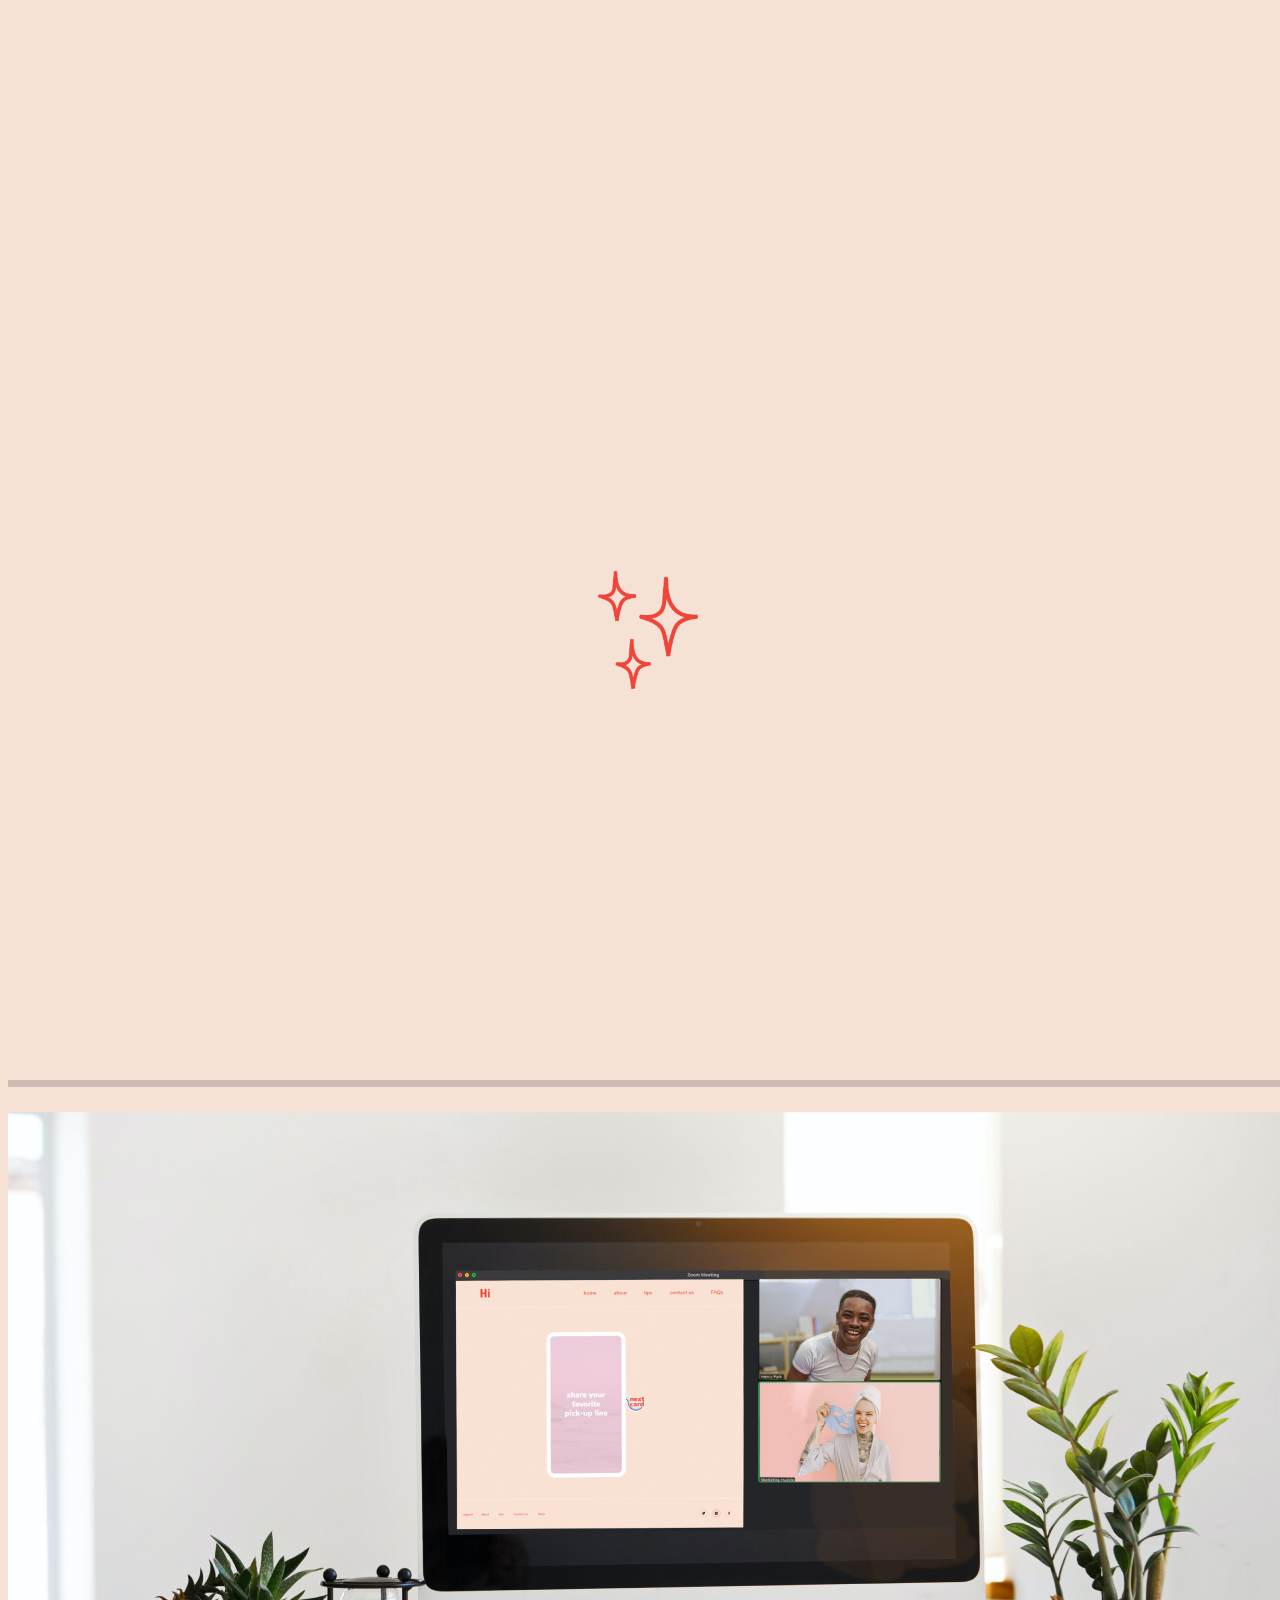
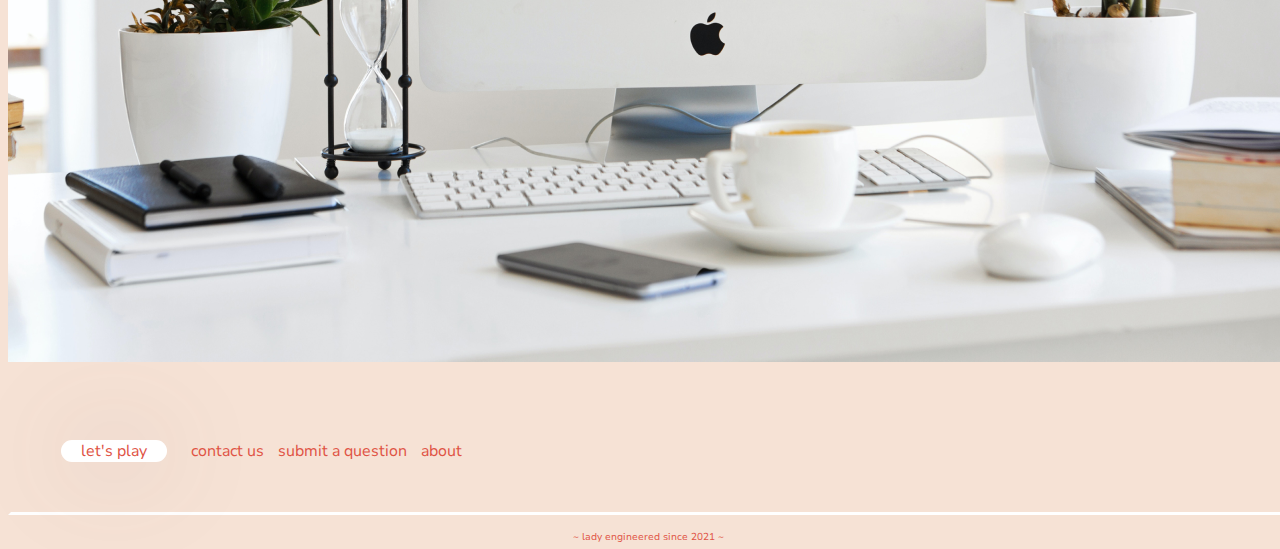
<file: index.html>
<!DOCTYPE html>
<html lang="en">
<head>
    <meta charset="UTF-8">
    <meta name="viewport" content="width=device-width, initial-scale=1.0">
    <title>Hi</title>
    <link rel="icon" href="images/Stars.svg">
    <link href="https://fonts.googleapis.com/css2?family=Nunito+Sans:wght@800&display=swap" rel="stylesheet">
    <link href="https://cdn.jsdelivr.net/npm/bootstrap@5.0.0-beta1/dist/css/bootstrap.min.css" rel="stylesheet" integrity="sha384-giJF6kkoqNQ00vy+HMDP7azOuL0xtbfIcaT9wjKHr8RbDVddVHyTfAAsrekwKmP1" crossorigin="anonymous">
    <!-- link sharing info -->
    <link rel="image_src" href="images/homeStrip3.png">
    <meta property="og:image" content="https://hihereforyou.com/images/homeStrip3.png" />
    <meta property="og:description" content="...for those awkward zoom first dates" />
    <meta property="og:url"content="https://hihereforyou.com"/>
    <meta property="og:title" content="the game that's here for you" />
    

    <link rel="stylesheet" href="css/header.css">
</head>
<body>
<!--THIS IS THE CORRECT TOP NAV v3 -->
<nav class="navbar navbar-expand-md navbar-light fixed-top" style="background-color: #F6E2D5">
    <a class="navbar-brand" href="index.html">
        <img src="images/hi.png" alt="logo">
    </a>
    <button class="navbar-toggler" type="button" data-toggle="collapse" data-target="#navbarNavAltMarkup" aria-controls="navbarNavAltMarkup" aria-expanded="false" aria-label="Toggle navigation">
    <span class="navbar-toggler-icon"></span>
    </button>
    <div class="collapse navbar-collapse" id="navbarNavAltMarkup">
        <div class="navbar-nav">
            <a class="nav-item nav-link active" href="index.html">home</a>
            <a class="nav-item nav-link" href="about.html">about</a>
            <li class="nav-item dropdown">
                <a class="nav-link dropdown-toggle" href="#" id="navbarDropdown" role="button" data-toggle="dropdown" aria-haspopup="true" aria-expanded="false">
                tips
                </a>
                <div class="dropdown-menu" aria-labelledby="navbarDropdown">
                <a class="dropdown-item" href="tips.html"> how to play </a>
                <a class="dropdown-item" href="zoom_fat.html"> fight zoom fatigue</a>
                <!-- <div class="dropdown-divider"></div>
                <a class="dropdown-item" href="#"> faq </a> -->
                </div>
            </li>
            <a class="nav-item nav-link lets_play" href="categories.html">let's play</a>
        </div>
    </div>
</nav>

<!--content-->
    <div class="hero overview">
        <div class="contentBox mission" id="about_content">
            <h1>we know it’s been hard lately...</h1> 
            <p class="home_p">and that’s definitely an understatement.</p> 
            <p class="home_p">
            hi is here to help. we've created a game to help guide you through awkward virtual settings.
            </p> 
            <p class="home_p">
                whether that means you're talking with a fellow coworker, on a date, or just looking for something to do, we've got you. 
            </p>
        </div>  
        <div class="imgBox rightimg">
            <!-- <p> img box!!</p> -->
            <img src="images/hero1.png" style="height: 550px" alt="example cards">
        </div>
    </div>
    <div class="button_cont"> 
        <a class="lets_play_home" href="categories.html">let's play</a>
    </div>

<!-- HOME, STRIP 2
    <section class="hero leftimg">
        <div class="imgBox">
            <img src="images/comp_index.png" alt="example of question cards">
        </div>
        <div class="contentBox">
                <h1>with you in mind..</h1>
                <p class="home_p">we've done lots of research on <a href="zoom_fat.html">zoom fatigue</a> and here are our biggest tips to help:</p>
                </p> <br>
                <ul>
                    <li>turn off your self-view! not sure how? we can help you <a href="tips.html">here!</a></li>
                    <li>try not to glance at the clock. pretend time doesn't matter.</li>
                    <li>relax, and be yourself!</li>
                </ul>
        </div> 
    </div>
</section> -->

<!--HOME, STRIP 3-->
    <div class="strip3">
        <img src="images/homeStrip3.png" alt="mockup image of Hi's product">
    </div>
    

<!-- FOOTER -->
<section class="everything_footer">
    <nav id="footer" class="navbar navbar-light bg-light">
        <a class="nav-item nav-link lets_play" href="categories.html">let's play</a>
        <a class="navbar-brand leftspace" href="contact.html"> contact us </a>
        <a class="navbar-brand" href="contact.html#submitQ"> submit a question </a>
        <a class="navbar-brand" href="about.html"> about </a>
    </nav>
    <p id="lady" href="#"> ~ lady engineered since 2021 ~ </p>
</section>
<!-- FOOTER END -->
<script src="https://code.jquery.com/jquery-3.2.1.min.js"></script>
<script src="https://cdnjs.cloudflare.com/ajax/libs/popper.js/1.12.9/umd/popper.min.js" integrity="sha384-ApNbgh9B+Y1QKtv3Rn7W3mgPxhU9K/ScQsAP7hUibX39j7fakFPskvXusvfa0b4Q" crossorigin="anonymous"></script>
<script src="https://maxcdn.bootstrapcdn.com/bootstrap/4.0.0/js/bootstrap.min.js" integrity="sha384-JZR6Spejh4U02d8jOt6vLEHfe/JQGiRRSQQxSfFWpi1MquVdAyjUar5+76PVCmYl" crossorigin="anonymous"></script>
<script src="js/cards.js"></script>
<script src="js/etc.js"></script>
<!-- Global site tag (gtag.js) - Google Analytics -->
<script async src="https://www.googletagmanager.com/gtag/js?id=G-JSZTT6XE3Y"></script>
<script>
  window.dataLayer = window.dataLayer || [];
  function gtag(){dataLayer.push(arguments);}
  gtag('js', new Date());
  gtag('config', 'G-JSZTT6XE3Y');
</script>  

    <div class="preloader_quick">
        <img id="pre_load_img" src="images/StarBullets.png"> 
    </div>
</body>
</html>
</file>
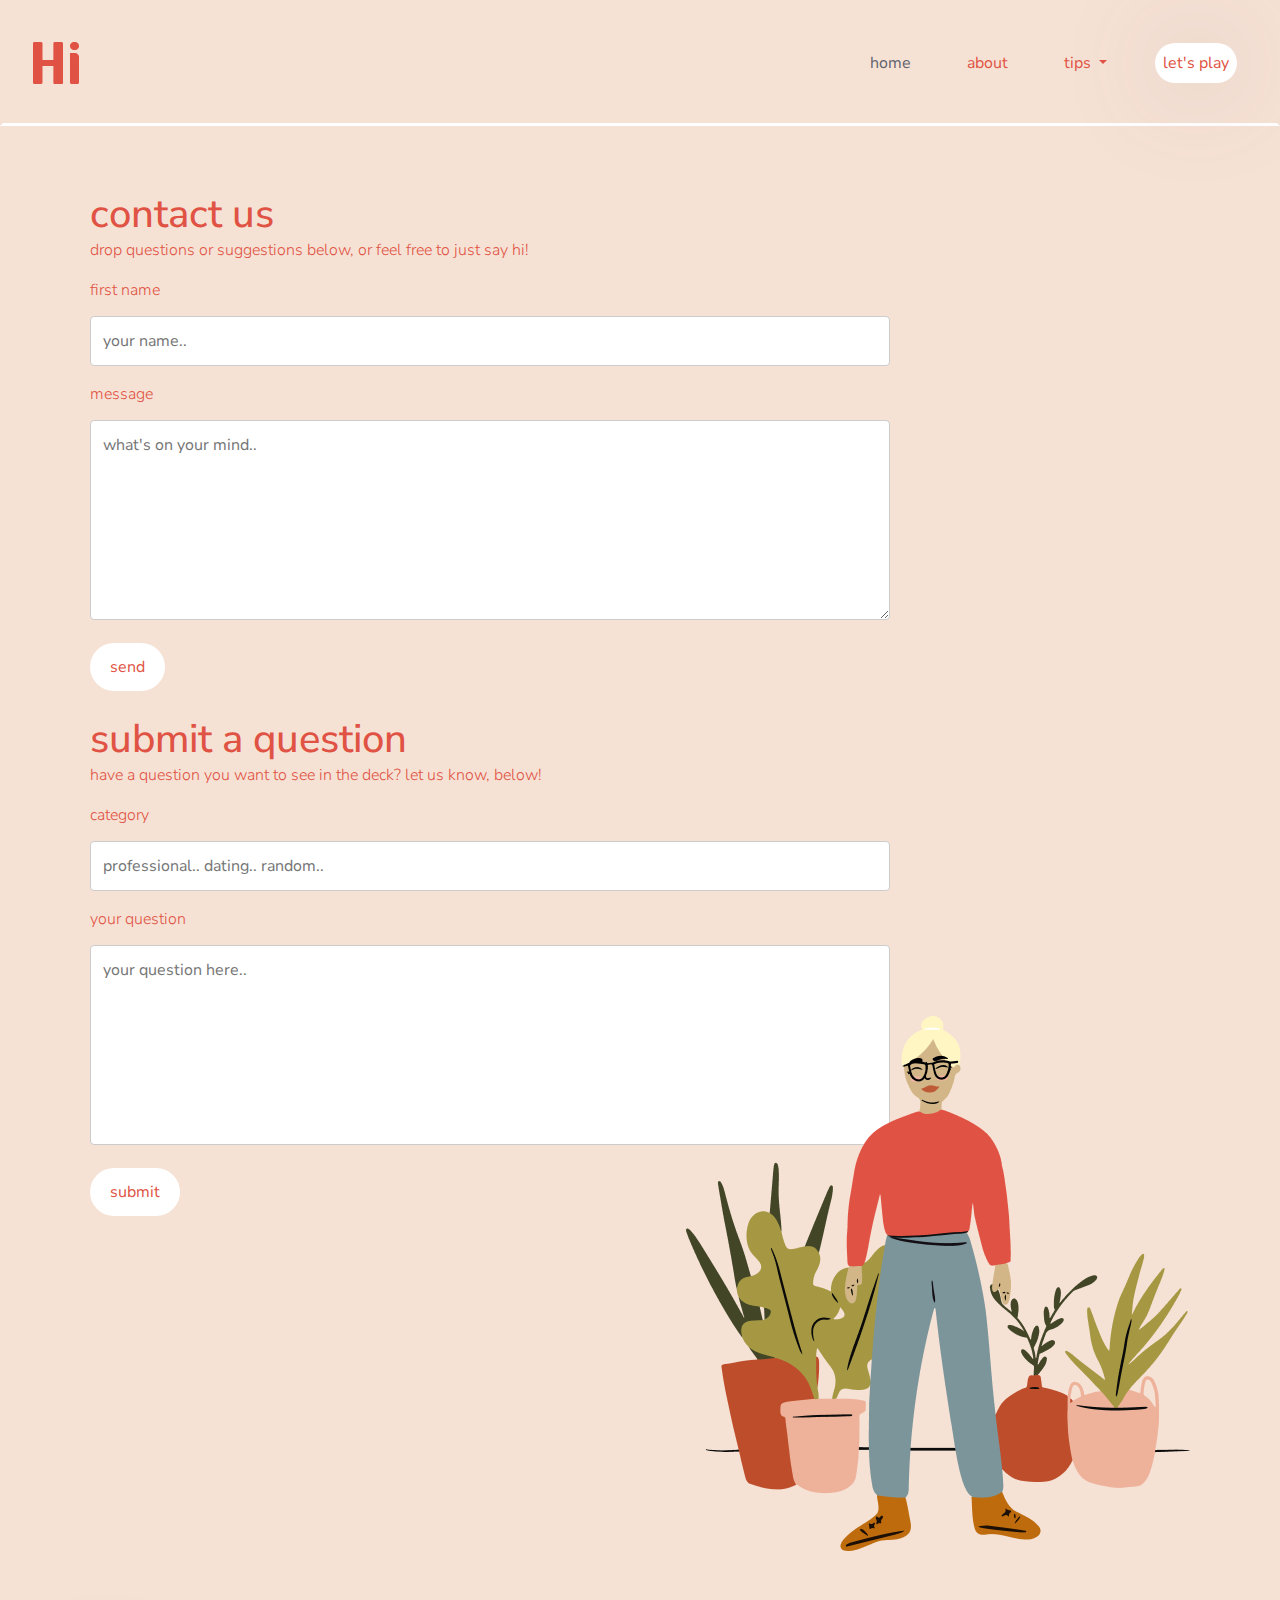
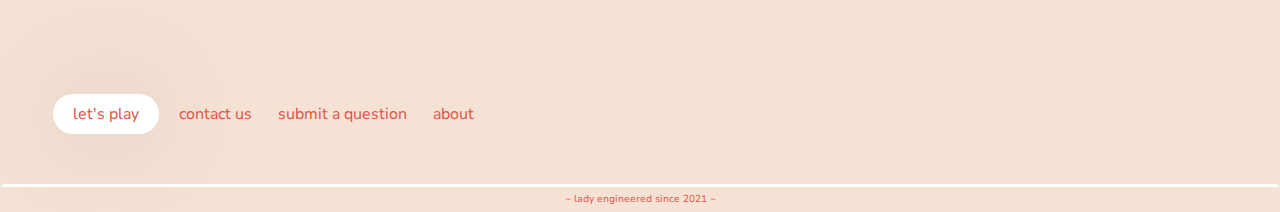
<file: contact.html>
<!DOCTYPE html>
<html lang="en">

    <head>
        <meta charset="UTF-8">
        <meta name="viewport" content="width=device-width, initial-scale=1.0">
        <title>Hi</title>
        <link rel="icon" href="images/Stars.svg">
        <link href="https://fonts.googleapis.com/css2?family=Nunito+Sans:wght@900&display=swap" rel="stylesheet">
        <link rel="stylesheet" href="https://maxcdn.bootstrapcdn.com/bootstrap/4.0.0/css/bootstrap.min.css" integrity="sha384-Gn5384xqQ1aoWXA+058RXPxPg6fy4IWvTNh0E263XmFcJlSAwiGgFAW/dAiS6JXm" crossorigin="anonymous">
        <link rel="stylesheet" href="css/header.css">

        <style>
            * {
                box-sizing: border-box;
                color: #E05344;
            }
            input[type=text], select, textarea {
                width: 100%;
                padding: 12px;
                border: 1px solid #ccc;
                border-radius: 4px;
                box-sizing: border-box;
                margin-top: 6px;
                margin-bottom: 16px;
                resize: vertical;
            }
            input[type=submit] {
                background-color: white;
                font-family: 'Nunito Sans', sans-serif;
                font-style: bold;
                color: #E05344;
                padding: 12px 20px;
                border: none;
                border-radius: 100px;
                cursor: pointer;
            }
            input[type=submit]:hover {
                background-color: #E05344;
                color: white;
            }
            .container {
                border-radius: 5px;
                background-color: #F6E2D5;
                padding: 20px;
            }
        </style>
    </head>

    <body>
<!--THIS IS THE CORRECT TOP NAV v3 -->
    <nav class="navbar navbar-expand-md navbar-light fixed-top" style="background-color: #F6E2D5">
        <a class="navbar-brand" href="index.html">
            <img src="images/hi.png" alt="logo">
        </a>
        <button class="navbar-toggler" type="button" data-toggle="collapse" data-target="#navbarNavAltMarkup" aria-controls="navbarNavAltMarkup" aria-expanded="false" aria-label="Toggle navigation">
        <span class="navbar-toggler-icon"></span>
        </button>
        <div class="collapse navbar-collapse" id="navbarNavAltMarkup">
            <div class="navbar-nav">
                <a class="nav-item nav-link active" href="index.html">home <span class="sr-only">(current)</span></a>
                <a class="nav-item nav-link" href="about.html">about</a>
                <li class="nav-item dropdown">
                    <a class="nav-link dropdown-toggle" href="#" id="navbarDropdown" role="button" data-toggle="dropdown" aria-haspopup="true" aria-expanded="false">
                    tips
                    </a>
                    <div class="dropdown-menu" aria-labelledby="navbarDropdown">
                    <a class="dropdown-item" href="tips.html"> how to play </a>
                    <a class="dropdown-item" href="zoom_fat.html"> fight zoom fatigue</a>
                    <!-- <div class="dropdown-divider"></div>
                    <a class="dropdown-item" href="#"> faq </a> -->
                    </div>
                </li>
                <a class="nav-item nav-link lets_play" href="categories.html">let's play</a>
            </div>
        </div>
    </nav>

<!-- CONTACT US FORM -->
    <section id="contact_content">
        <h1 class="top">contact us</h1>
        <p>drop questions or suggestions below, or feel free to just say hi!</p>
        
        <div class="contact container">
            <!-- DISABLES THE BUTTON SO NO 404
            <form action="/action_page.php">  
                -->
                <label for="name">first name</label>
                <input type="text" id="name" name="name" placeholder="your name..">
            
                <label for="message">message</label>
                <textarea id="message" name="message" placeholder="what's on your mind.." style="height:200px"></textarea>
            
                <input type="submit" value="send">
            </form>
        </div>
<!--submit a Q-->
    <br>
    <h1 id="submitQ">submit a question</h1>
    <p>have a question you want to see in the deck? let us know, below!</p>


    <div class="contact container">
        <!-- DISABLES THE BUTTON SO NO 404
            <form action="/action_page.php">  
                -->
            <label for="category">category</label>
            <input type="text" id="category" name="category" placeholder="professional.. dating.. random..">
        
            <label for="question">your question</label>
            <textarea id="question" name="your question" placeholder="your question here.." style="height:200px"></textarea>
        
            <input type="submit" value="submit">
        </form>
    </div>
    

<!--Fun art--> 
    <div class="contact_art" style="text-align: right; margin-top: -200px; max-width: 1200px">
        <img src="images/contact_img.png" class="wrap" alt="vector image of person by plants" 
            style="text-align: right;">
    </div>
    </section>

<!-- FOOTER -->
<section class="everything_footer">
    <nav id="footer" class="navbar navbar-light bg-light">
        <a class="nav-item nav-link lets_play" href="categories.html">let's play</a>
        <a class="navbar-brand leftspace" href="contact.html"> contact us </a>
        <a class="navbar-brand" href="contact.html#submitQ"> submit a question </a>
        <a class="navbar-brand" href="about.html"> about </a>
    </nav>
    <p id="lady" href="#"> ~ lady engineered since 2021 ~ </p>
</section>
<!-- FOOTER END -->

<script src="https://code.jquery.com/jquery-3.2.1.min.js"></script>
<script src="js/etc.js"></script>
<script src="js/contact.js"></script>
<script src="https://cdnjs.cloudflare.com/ajax/libs/popper.js/1.12.9/umd/popper.min.js" integrity="sha384-ApNbgh9B+Y1QKtv3Rn7W3mgPxhU9K/ScQsAP7hUibX39j7fakFPskvXusvfa0b4Q" crossorigin="anonymous"></script>
<script src="https://maxcdn.bootstrapcdn.com/bootstrap/4.0.0/js/bootstrap.min.js" integrity="sha384-JZR6Spejh4U02d8jOt6vLEHfe/JQGiRRSQQxSfFWpi1MquVdAyjUar5+76PVCmYl" crossorigin="anonymous"></script>
<!-- Global site tag (gtag.js) - Google Analytics -->
<script async src="https://www.googletagmanager.com/gtag/js?id=G-JSZTT6XE3Y"></script>
<script>
  window.dataLayer = window.dataLayer || [];
  function gtag(){dataLayer.push(arguments);}
  gtag('js', new Date());
  gtag('config', 'G-JSZTT6XE3Y');
</script>
</body>
</html>
</file>
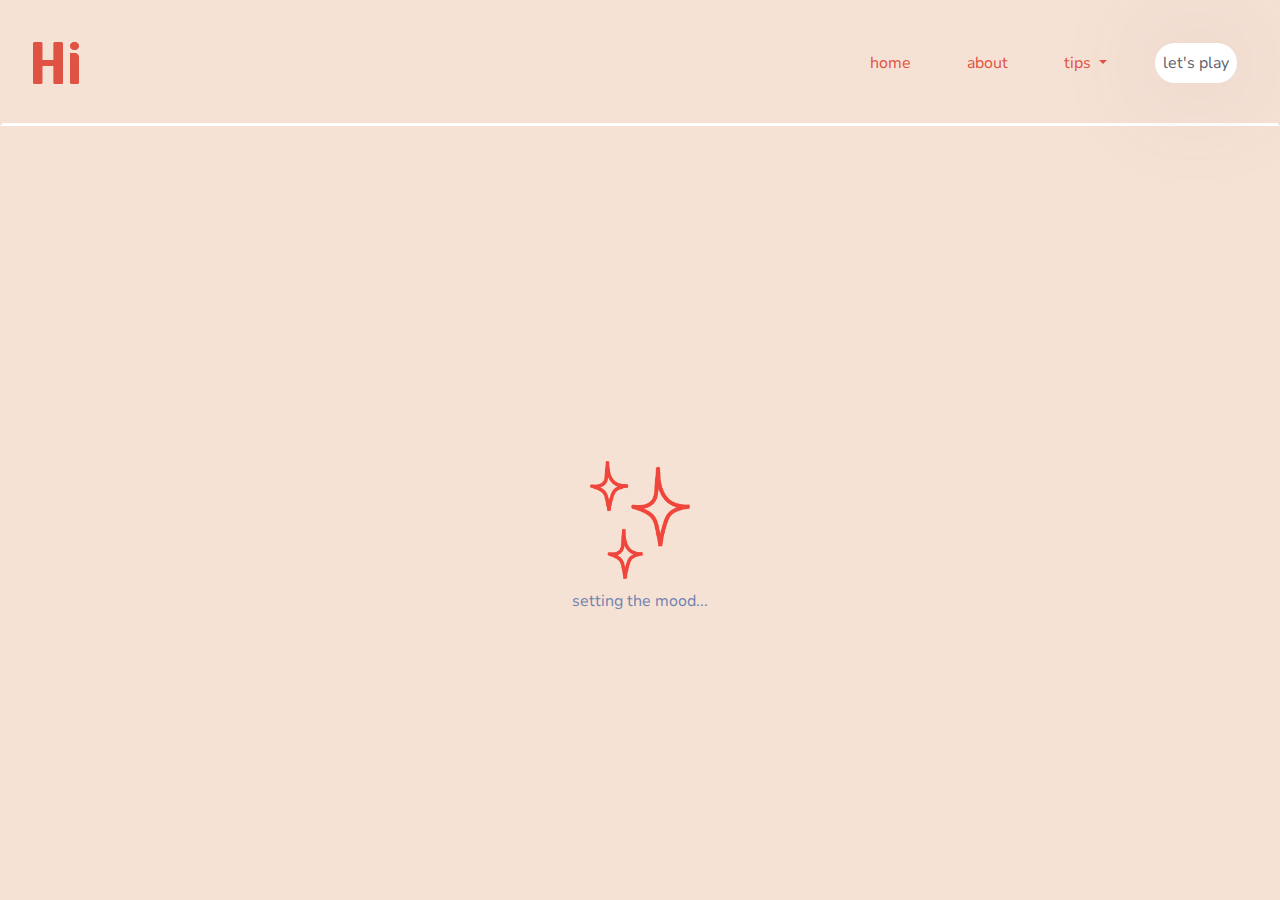
<file: dating.html>
<!DOCTYPE html>
<html>
    <head>
        <title>Hi</title>
    <link rel="icon" href="images/Stars.svg">
        <meta name="viewport" content="width=device-width, initial-scale=1.0">
        <link rel="preconnect" href="https://fonts.gstatic.com">
        <link href="https://fonts.googleapis.com/css2?family=Nunito+Sans:wght@800&display=swap" rel="stylesheet">
        <link rel="stylesheet" href="https://maxcdn.bootstrapcdn.com/bootstrap/4.0.0/css/bootstrap.min.css" integrity="sha384-Gn5384xqQ1aoWXA+058RXPxPg6fy4IWvTNh0E263XmFcJlSAwiGgFAW/dAiS6JXm" crossorigin="anonymous">
        <link rel="stylesheet" href="css/header.css">
        <link rel="stylesheet" type="text/css" href="css/cards.css">
    </head>
    <body>
<!--THIS IS THE CORRECT TOP NAV v3 -->
<nav class="navbar navbar-expand-md navbar-light fixed-top" style="background-color: #F6E2D5">
    <a class="navbar-brand" href="index.html">
        <img src="images/hi.png" alt="logo">
    </a>
    <button class="navbar-toggler" type="button" data-toggle="collapse" data-target="#navbarNavAltMarkup" aria-controls="navbarNavAltMarkup" aria-expanded="false" aria-label="Toggle navigation">
    <span class="navbar-toggler-icon"></span>
    </button>
    <div class="collapse navbar-collapse" id="navbarNavAltMarkup">
        <div class="navbar-nav">
            <a class="nav-item nav-link" href="index.html">home <span class="sr-only">(current)</span></a>
            <a class="nav-item nav-link" href="about.html">about</a>
            <li class="nav-item dropdown">
                <a class="nav-link dropdown-toggle" href="#" id="navbarDropdown" role="button" data-toggle="dropdown" aria-haspopup="true" aria-expanded="false">
                tips
                </a>
                <div class="dropdown-menu" aria-labelledby="navbarDropdown">
                <a class="dropdown-item" href="tips.html"> how to play </a>
                <a class="dropdown-item" href="zoom_fat.html"> fight zoom fatigue</a>
                <!-- <div class="dropdown-divider"></div>
                <a class="dropdown-item" href="#"> faq </a> -->
                </div>
            </li>
            <a class="nav-item nav-link lets_play active" href="categories.html">let's play</a>
        </div>
    </div>
</nav>
<!-- board -->
    <div id="board" class="dating">
        <button class="new-question" onClick="flipCard()">
            <img src="images/nextcard_button.svg" alt="next">
        </button>
    </div>

    <!-- <img id="playimage" src="images/PlayPage_SkipButton_Random.png"> -->

<!-- FOOTER -->
    <section class="everything_footer">
        <nav id="footer" class="navbar navbar-light bg-light">
            <a class="nav-item nav-link lets_play" href="categories.html">let's play</a>
            <a class="navbar-brand leftspace" href="contact.html"> contact us </a>
            <a class="navbar-brand" href="contact.html#submitQ"> submit a question </a>
            <a class="navbar-brand" href="about.html"> about </a>
        </nav>
        <p id="lady" href="#"> ~ lady engineered since 2021 ~ </p>
    </section>
<!-- FOOTER END -->
    
    
<script src="https://code.jquery.com/jquery-3.2.1.min.js"></script>
<script src="https://cdnjs.cloudflare.com/ajax/libs/popper.js/1.12.9/umd/popper.min.js" integrity="sha384-ApNbgh9B+Y1QKtv3Rn7W3mgPxhU9K/ScQsAP7hUibX39j7fakFPskvXusvfa0b4Q" crossorigin="anonymous"></script>
<script src="https://maxcdn.bootstrapcdn.com/bootstrap/4.0.0/js/bootstrap.min.js" integrity="sha384-JZR6Spejh4U02d8jOt6vLEHfe/JQGiRRSQQxSfFWpi1MquVdAyjUar5+76PVCmYl" crossorigin="anonymous"></script>
<script src="js/cards.js"></script>
<script src="js/etc.js"></script>
<!-- Global site tag (gtag.js) - Google Analytics -->
<script async src="https://www.googletagmanager.com/gtag/js?id=G-JSZTT6XE3Y"></script>
<script>
  window.dataLayer = window.dataLayer || [];
  function gtag(){dataLayer.push(arguments);}
  gtag('js', new Date());
  gtag('config', 'G-JSZTT6XE3Y');
</script> 
    
    <div class="preloader">
        <img id="pre_load_img" src="images/StarBullets.png"> 
        <p> setting the mood... </p>
    </div>

    <script>
        buildDeck('dating');
    </script>

</body>

</html>
</file>
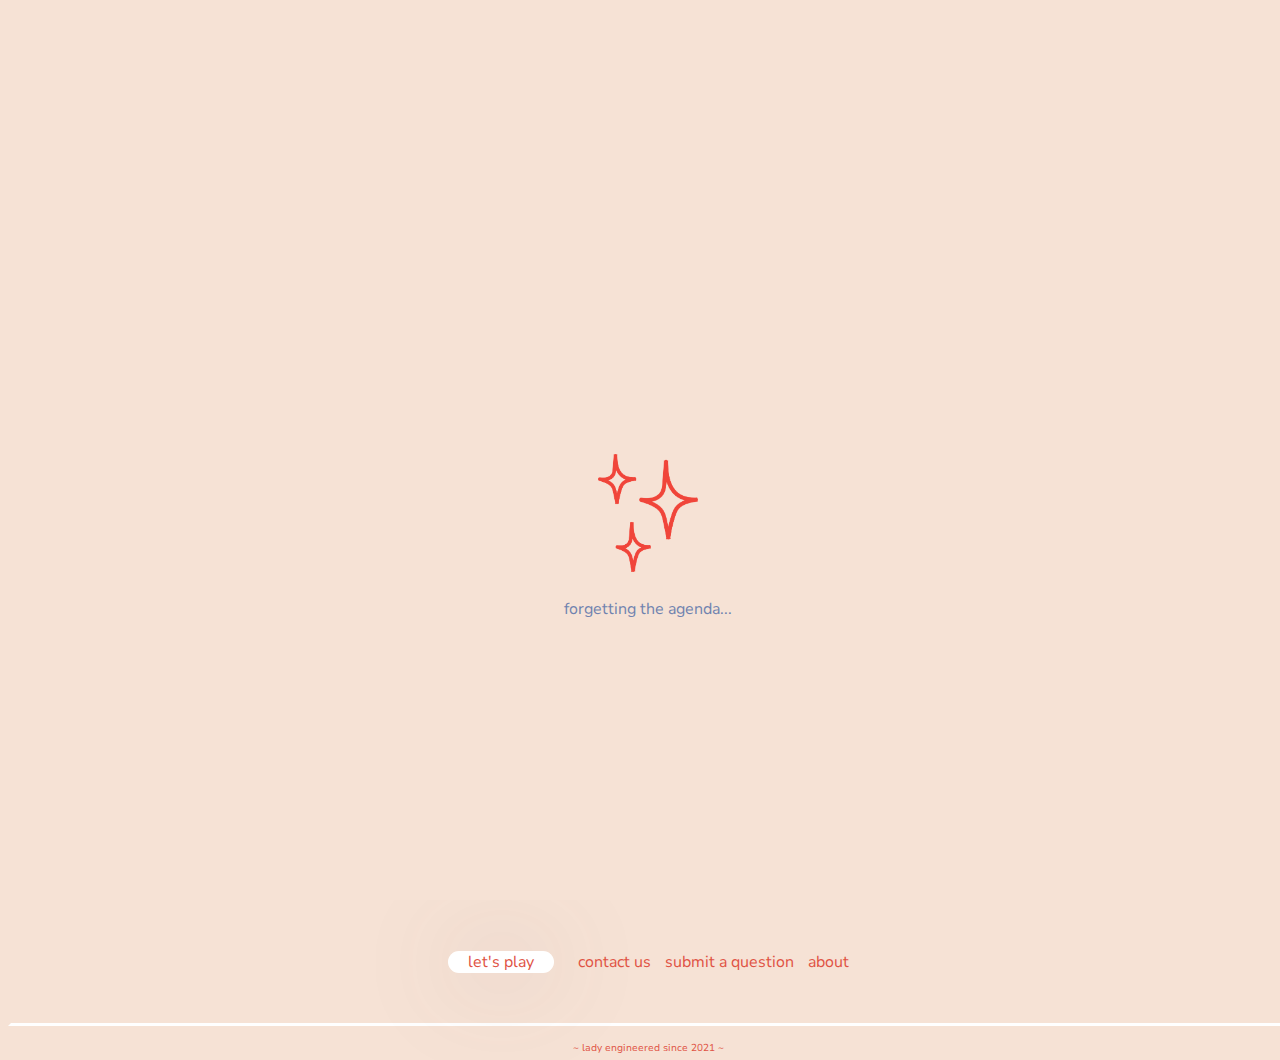
<file: professional.html>
<!DOCTYPE html>
<html>
    <head>
        <title>Hi</title>
    <link rel="icon" href="images/Stars.svg">
        <meta name="viewport" content="width=device-width, initial-scale=1.0">
        <link rel="preconnect" href="https://fonts.gstatic.com">
        <link href="https://fonts.googleapis.com/css2?family=Nunito+Sans:wght@800&display=swap" rel="stylesheet">
        <link href="https://cdn.jsdelivr.net/npm/bootstrap@5.0.0-beta1/dist/css/bootstrap.min.css" rel="stylesheet" integrity="sha384-giJF6kkoqNQ00vy+HMDP7azOuL0xtbfIcaT9wjKHr8RbDVddVHyTfAAsrekwKmP1" crossorigin="anonymous">
        <link rel="stylesheet" href="css/header.css">
        <link rel="stylesheet" type="text/css" href="css/cards.css">
    </head>
    <body>
<!--THIS IS THE CORRECT TOP NAV v3 -->
<nav class="navbar navbar-expand-md navbar-light fixed-top" style="background-color: #F6E2D5">
    <a class="navbar-brand" href="index.html">
        <img src="images/hi.png" alt="logo">
    </a>
    <button class="navbar-toggler" type="button" data-toggle="collapse" data-target="#navbarNavAltMarkup" aria-controls="navbarNavAltMarkup" aria-expanded="false" aria-label="Toggle navigation">
    <span class="navbar-toggler-icon"></span>
    </button>
    <div class="collapse navbar-collapse" id="navbarNavAltMarkup">
        <div class="navbar-nav">
            <a class="nav-item nav-link" href="index.html">home </a>
            <a class="nav-item nav-link" href="about.html">about</a>
            <li class="nav-item dropdown">
                <a class="nav-link dropdown-toggle" href="#" id="navbarDropdown" role="button" data-toggle="dropdown" aria-haspopup="true" aria-expanded="false">
                tips
                </a>
                <div class="dropdown-menu" aria-labelledby="navbarDropdown">
                <a class="dropdown-item" href="tips.html"> how to play </a>
                <a class="dropdown-item" href="zoom_fat.html"> fight zoom fatigue</a>
                <!-- <div class="dropdown-divider"></div>
                <a class="dropdown-item" href="#"> faq </a> -->
                </div>
            </li>
            <a class="nav-item nav-link lets_play active" href="categories.html">let's play</a>
        </div>
    </div>
</nav>
<!-- board -->
    <div id="board" class="dating">
        <button class="new-question" onClick="flipCard()">
            <img src="images/nextcard_button.svg" class="next" alt="next">
        </button>
    </div>
    <!-- <img id="playimage" src="images/PlayPage_SkipButton_Random.png"> -->

<!-- FOOTER -->
    <section class="everything_footer">
        <nav id="footer" class="navbar navbar-light bg-light">
            <a class="nav-item nav-link lets_play" href="categories.html">let's play</a>
            <a class="navbar-brand leftspace" href="contact.html"> contact us </a>
            <a class="navbar-brand" href="contact.html#submitQ"> submit a question </a>
            <a class="navbar-brand" href="about.html"> about </a>
        </nav>
        <p id="lady" href="#"> ~ lady engineered since 2021 ~ </p>
    </section>
<!-- FOOTER END -->
    
<script src="https://code.jquery.com/jquery-3.2.1.min.js"></script>
<script src="https://cdnjs.cloudflare.com/ajax/libs/popper.js/1.12.9/umd/popper.min.js" integrity="sha384-ApNbgh9B+Y1QKtv3Rn7W3mgPxhU9K/ScQsAP7hUibX39j7fakFPskvXusvfa0b4Q" crossorigin="anonymous"></script>
<script src="https://maxcdn.bootstrapcdn.com/bootstrap/4.0.0/js/bootstrap.min.js" integrity="sha384-JZR6Spejh4U02d8jOt6vLEHfe/JQGiRRSQQxSfFWpi1MquVdAyjUar5+76PVCmYl" crossorigin="anonymous"></script>
<script src="js/cards.js"></script>
<script src="js/etc.js"></script>
<!-- Global site tag (gtag.js) - Google Analytics -->
<script async src="https://www.googletagmanager.com/gtag/js?id=G-JSZTT6XE3Y"></script>
<script>
  window.dataLayer = window.dataLayer || [];
  function gtag(){dataLayer.push(arguments);}
  gtag('js', new Date());
  gtag('config', 'G-JSZTT6XE3Y');
</script> 
    
    <div class="preloader">
        <img id="pre_load_img" src="images/StarBullets.png"> 
        <p> forgetting the agenda... </p>
    </div>


    <script>
        buildDeck('professional');
    </script>

</body>

</html>
</file>
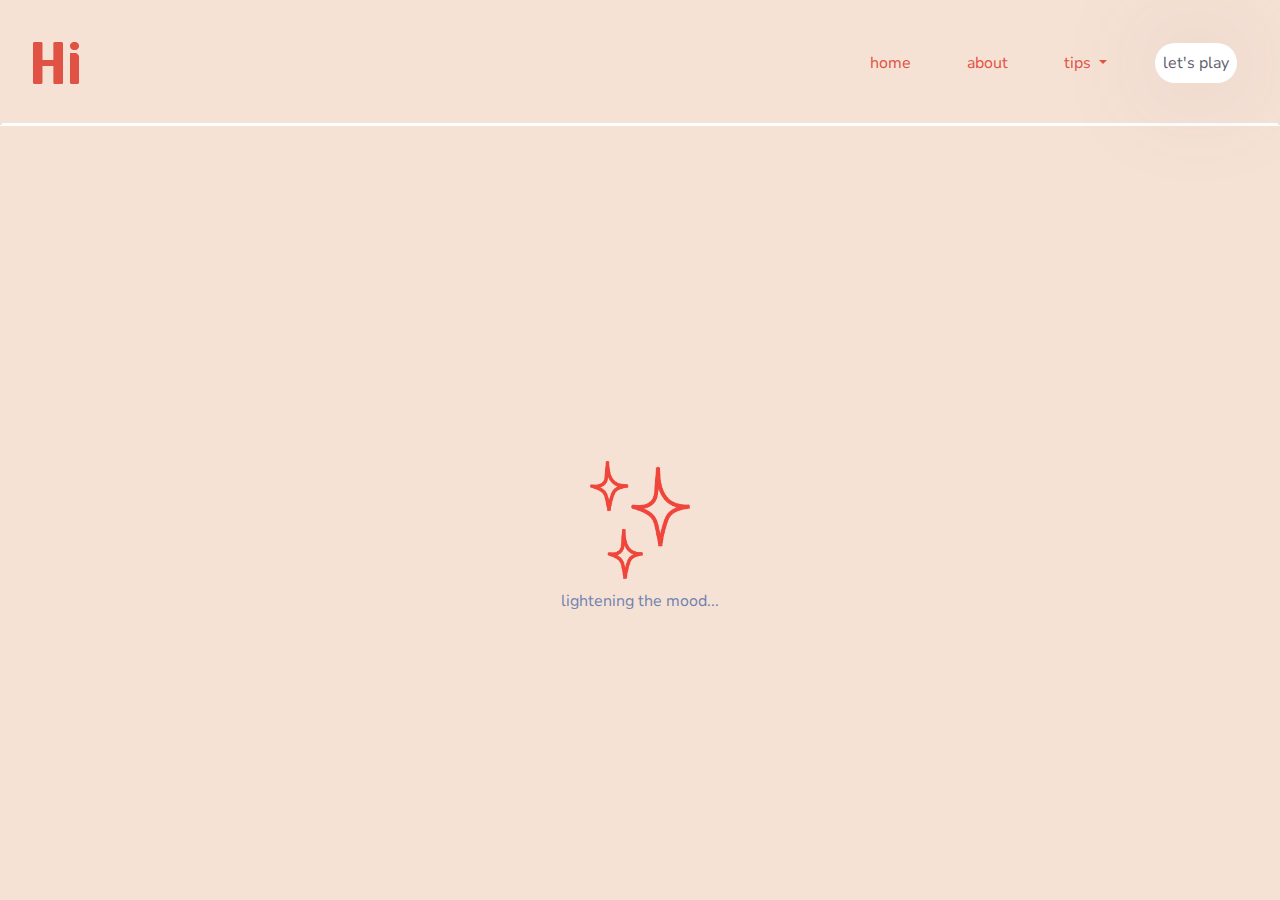
<file: random.html>
<!DOCTYPE html>
<html>
<head>
    <title>Hi</title>
    <link rel="icon" href="images/Stars.svg">
    <meta name="viewport" content="width=device-width, initial-scale=1.0">
    <link rel="preconnect" href="https://fonts.gstatic.com">
    <link href="https://fonts.googleapis.com/css2?family=Nunito+Sans:wght@800&display=swap" rel="stylesheet">
    <link rel="stylesheet" href="https://maxcdn.bootstrapcdn.com/bootstrap/4.0.0/css/bootstrap.min.css" integrity="sha384-Gn5384xqQ1aoWXA+058RXPxPg6fy4IWvTNh0E263XmFcJlSAwiGgFAW/dAiS6JXm" crossorigin="anonymous">
    <link rel="stylesheet" href="css/header.css">
    <link rel="stylesheet" type="text/css" href="css/cards.css">
</head>
<body>
    
<!--THIS IS THE CORRECT TOP NAV v3 -->
    <nav class="navbar navbar-expand-md navbar-light fixed-top" style="background-color: #F6E2D5">
        <a class="navbar-brand" href="index.html">
            <img src="images/hi.png" alt="logo">
        </a>
        <button class="navbar-toggler" type="button" data-toggle="collapse" data-target="#navbarNavAltMarkup" aria-controls="navbarNavAltMarkup" aria-expanded="false" aria-label="Toggle navigation">
        <span class="navbar-toggler-icon"></span>
        </button>
        <div class="collapse navbar-collapse" id="navbarNavAltMarkup">
            <div class="navbar-nav">
                <a class="nav-item nav-link" href="index.html">home <span class="sr-only">(current)</span></a>
                <a class="nav-item nav-link" href="about.html">about</a>
                <li class="nav-item dropdown">
                    <a class="nav-link dropdown-toggle" href="#" id="navbarDropdown" role="button" data-toggle="dropdown" aria-haspopup="true" aria-expanded="false">
                    tips
                    </a>
                    <div class="dropdown-menu" aria-labelledby="navbarDropdown">
                    <a class="dropdown-item" href="tips.html"> how to play </a>
                    <a class="dropdown-item" href="zoom_fat.html"> fight zoom fatigue</a>
                    <!-- <div class="dropdown-divider"></div>
                    <a class="dropdown-item" href="#"> faq </a> -->
                    </div>
                </li>
                <a class="nav-item nav-link lets_play active" href="categories.html">let's play</a>
            </div>
        </div>
    </nav>
<!-- board -->
    <div id="board" class="dating">
        <button class="new-question" onClick="flipCard()">
            <img src="images/nextcard_button.svg" alt="next">
        </button>
    </div>
    <!-- <img id="playimage" src="images/PlayPage_SkipButton_Random.png"> -->

<!-- FOOTER -->
    <section class="everything_footer">
        <nav id="footer" class="navbar navbar-light bg-light">
            <a class="nav-item nav-link lets_play" href="categories.html">let's play</a>
            <a class="navbar-brand leftspace" href="contact.html"> contact us </a>
            <a class="navbar-brand" href="contact.html#submitQ"> submit a question </a>
            <a class="navbar-brand" href="about.html"> about </a>
        </nav>
        <p id="lady" href="#"> ~ lady engineered since 2021 ~ </p>
    </section>
<!-- FOOTER END -->
    
    
<script src="https://code.jquery.com/jquery-3.2.1.min.js"></script>
<script src="https://cdnjs.cloudflare.com/ajax/libs/popper.js/1.12.9/umd/popper.min.js" integrity="sha384-ApNbgh9B+Y1QKtv3Rn7W3mgPxhU9K/ScQsAP7hUibX39j7fakFPskvXusvfa0b4Q" crossorigin="anonymous"></script>
<script src="https://maxcdn.bootstrapcdn.com/bootstrap/4.0.0/js/bootstrap.min.js" integrity="sha384-JZR6Spejh4U02d8jOt6vLEHfe/JQGiRRSQQxSfFWpi1MquVdAyjUar5+76PVCmYl" crossorigin="anonymous"></script>
<script src="js/cards.js"></script>
<script src="js/etc.js"></script>
<!-- Global site tag (gtag.js) - Google Analytics -->
<script async src="https://www.googletagmanager.com/gtag/js?id=G-JSZTT6XE3Y"></script>
<script>
  window.dataLayer = window.dataLayer || [];
  function gtag(){dataLayer.push(arguments);}
  gtag('js', new Date());
  gtag('config', 'G-JSZTT6XE3Y');
</script> 
    
    <div class="preloader">
        <img id="pre_load_img" src="images/StarBullets.png"> 
        <p> lightening the mood... </p>
    </div>

    <script>
        buildDeck('random');
    </script>
    
</body>

</html>
</file>
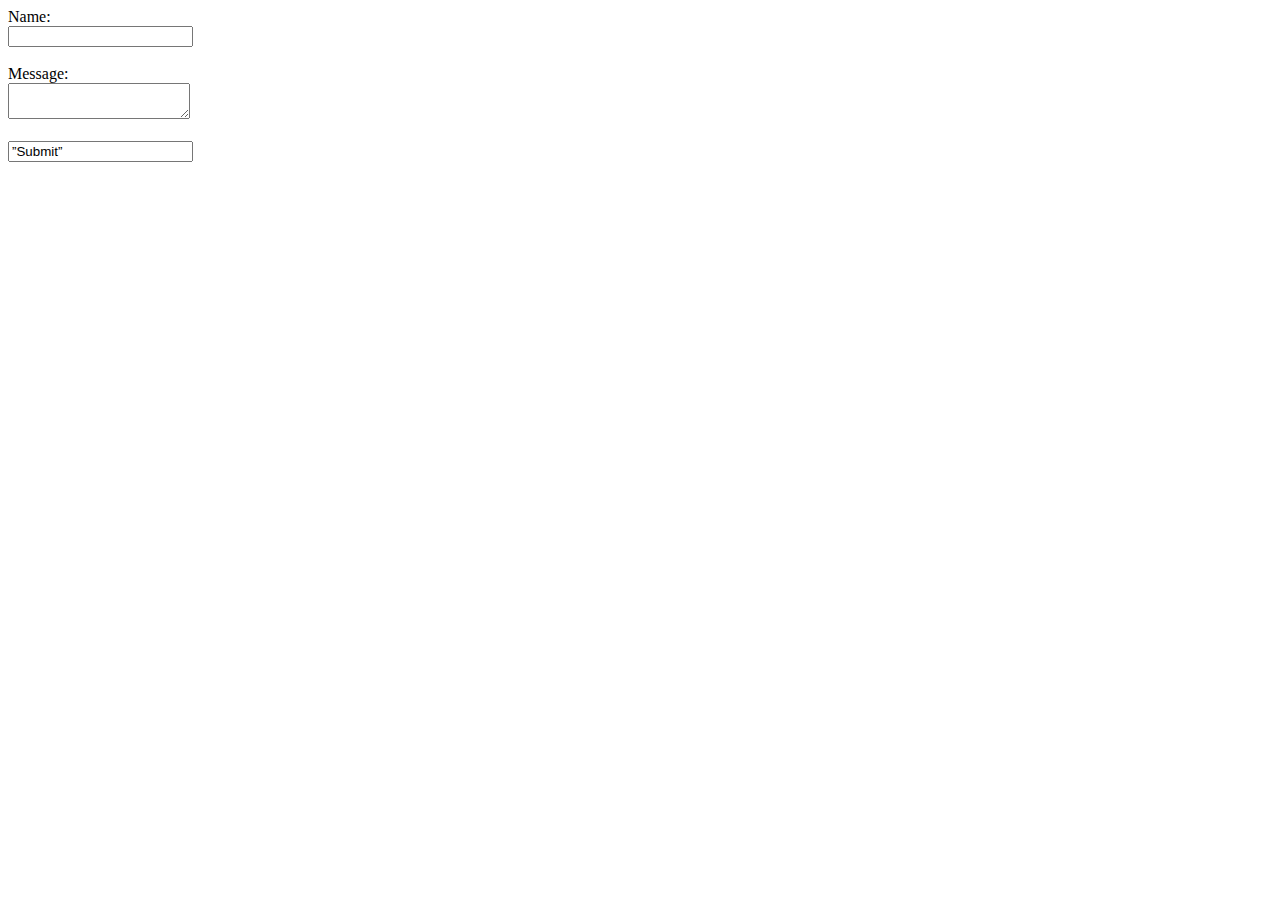
<file: testingform.html>
<!DOCTYPE html>
<html lang="en">
<head>
    <meta charset="UTF-8">
    <meta name="viewport" content="width=device-width, initial-scale=1.0">
    <title>Document</title>
</head>
<body>
    <form action=”mailto:mbatespatton@gmail.com”


    method=”POST”


    enctype=”multipart/form-data”


    name=”EmailForm”>


    Name:<br>


    <input type=”text” size=”19″ name=”ContactName”><br><br>


    Message:<br> <textarea name=”ContactCommentt” rows=”6″ cols=”20″>


    </textarea><br><br> <input type=”submit” value=”Submit”>
</body>
</html>
</file>
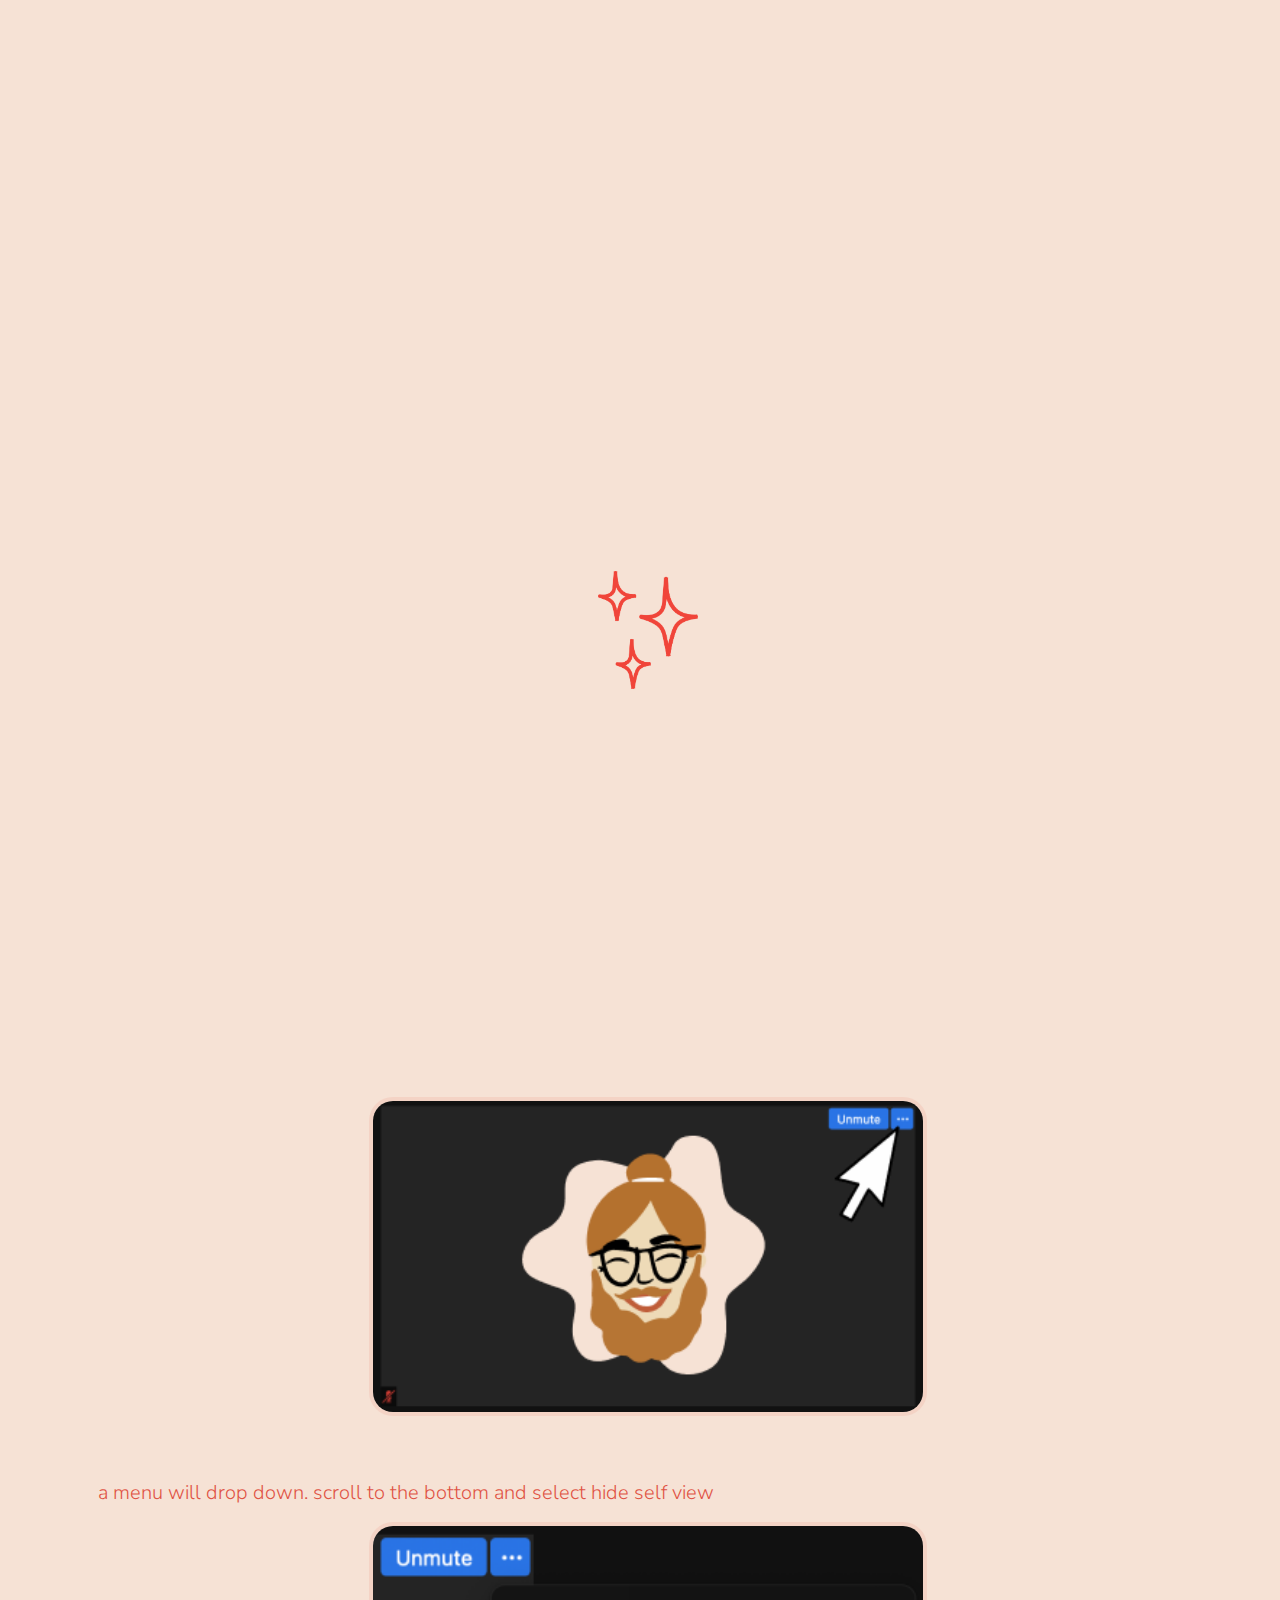
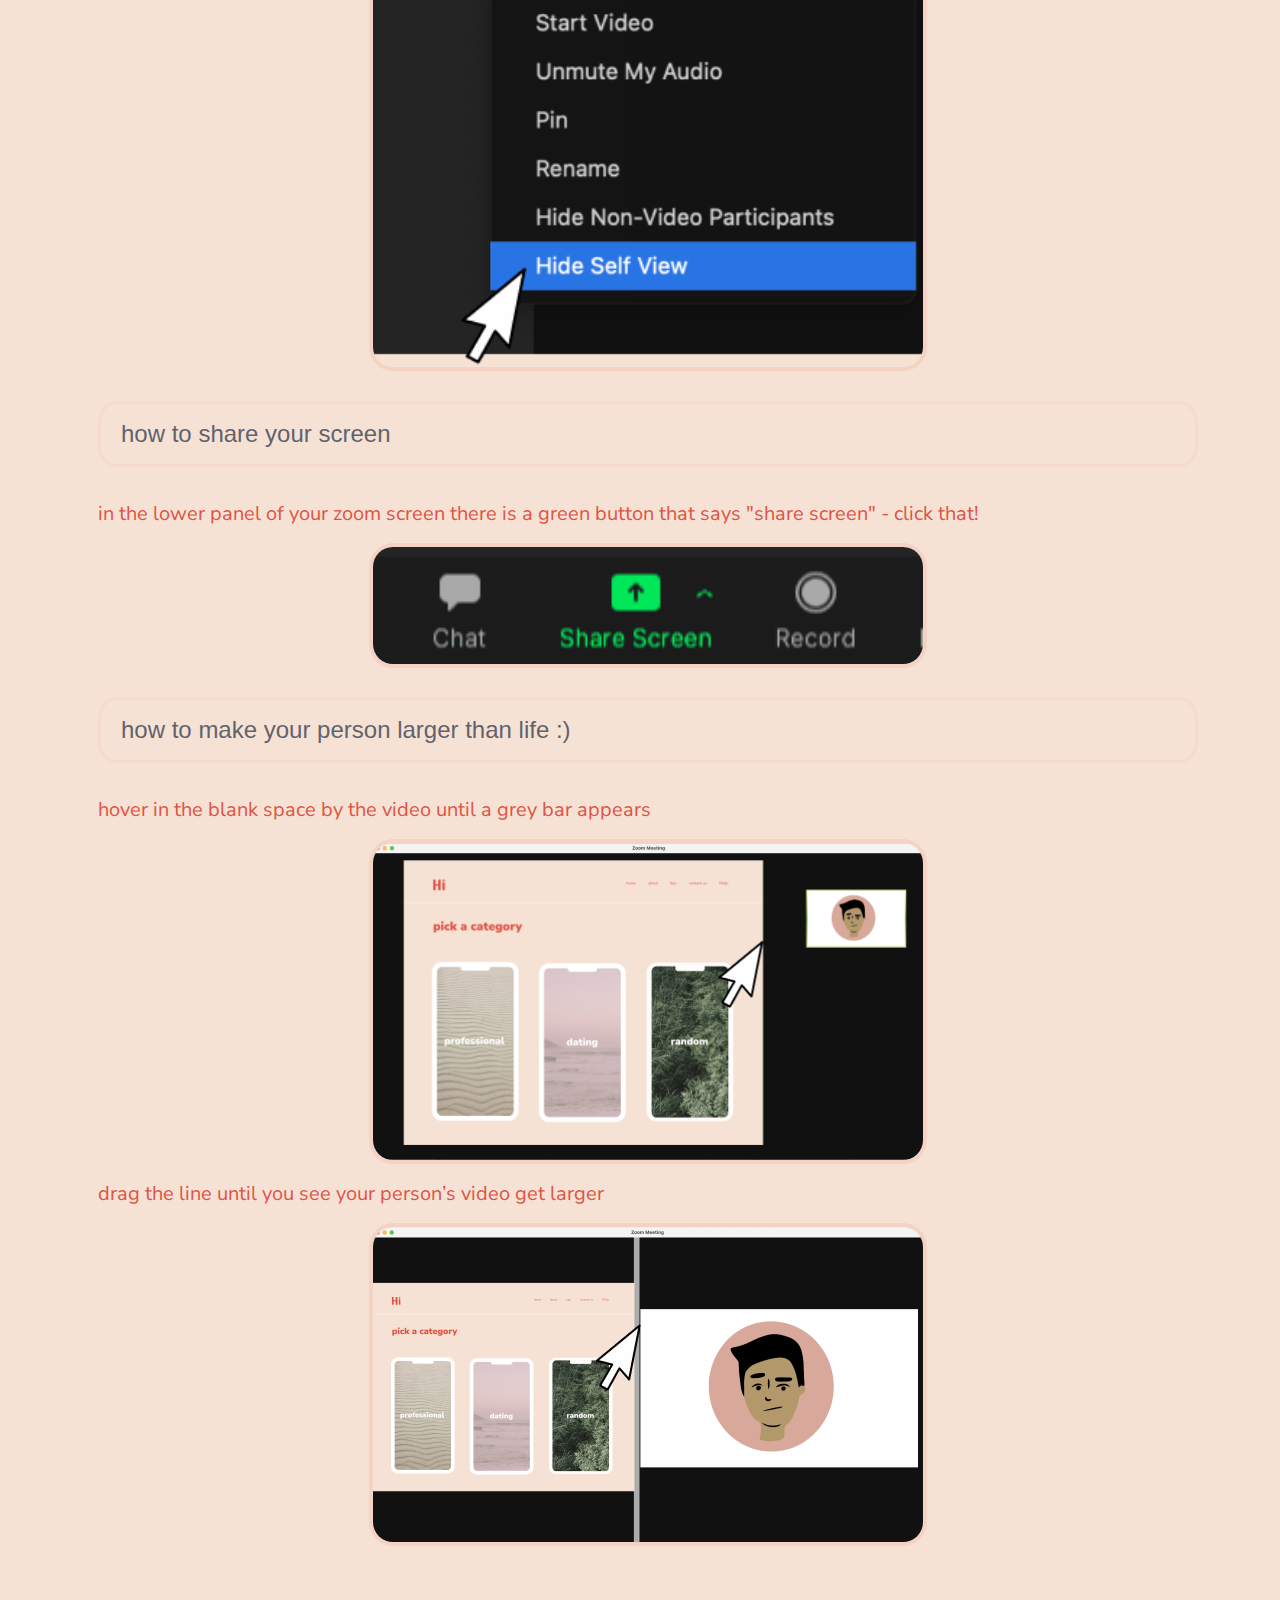
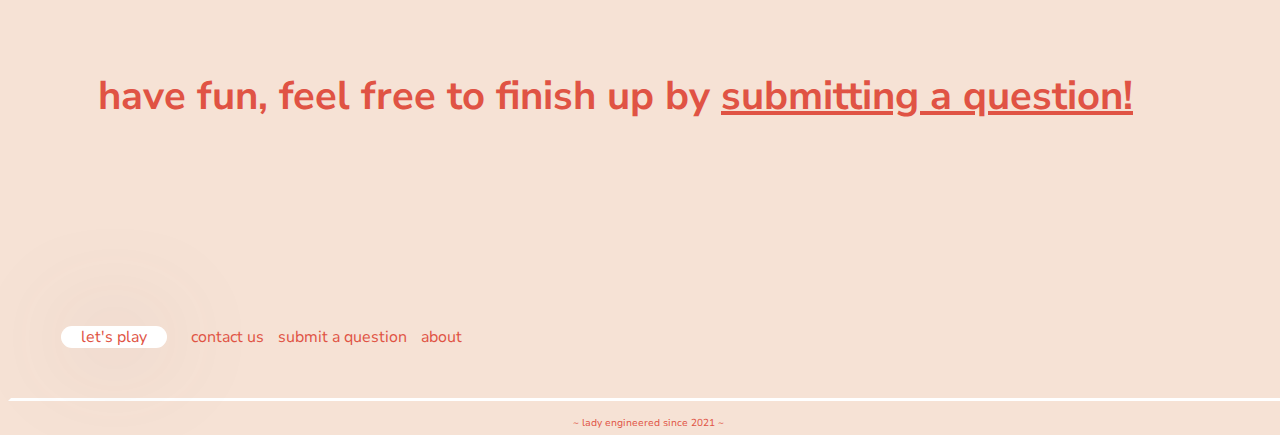
<file: tips.html>
<!DOCTYPE html>
<html lang="en">

    <head>
        <title>Hi</title>
    <link rel="icon" href="images/Stars.svg">
        <meta charset="UTF-8">
        <meta name="viewport" content="width=device-width, initial-scale=1.0">
        <link href="https://fonts.googleapis.com/css2?family=Nunito+Sans:wght@800&display=swap" rel="stylesheet">
        <link href="https://cdn.jsdelivr.net/npm/bootstrap@5.0.0-beta1/dist/css/bootstrap.min.css" rel="stylesheet" integrity="sha384-giJF6kkoqNQ00vy+HMDP7azOuL0xtbfIcaT9wjKHr8RbDVddVHyTfAAsrekwKmP1" crossorigin="anonymous">
        <link rel="stylesheet" href="css/header.css">
    </head>
    <body>
<!--THIS IS THE CORRECT TOP NAV v3 -->
<nav class="navbar navbar-expand-md navbar-light fixed-top" style="background-color: #F6E2D5">
    <a class="navbar-brand" href="index.html">
        <img src="images/hi.png" alt="logo">
    </a>
    <button class="navbar-toggler" type="button" data-toggle="collapse" data-target="#navbarNavAltMarkup" aria-controls="navbarNavAltMarkup" aria-expanded="false" aria-label="Toggle navigation">
    <span class="navbar-toggler-icon"></span>
    </button>
    <div class="collapse navbar-collapse" id="navbarNavAltMarkup">
        <div class="navbar-nav">
            <a class="nav-item nav-link" href="index.html">home </a>
            <a class="nav-item nav-link" href="about.html">about</a>
            <li class="nav-item dropdown">
                <a class="nav-link dropdown-toggle active" href="#" id="navbarDropdown" role="button" data-toggle="dropdown" aria-haspopup="true" aria-expanded="false">
                tips
                </a>
                <div class="dropdown-menu" aria-labelledby="navbarDropdown">
                <a class="dropdown-item" href="tips.html"> how to play </a>
                <a class="dropdown-item" href="zoom_fat.html"> fight zoom fatigue</a>
                <!-- <div class="dropdown-divider"></div>
                <a class="dropdown-item" href="#"> faq </a> -->
                </div>
            </li>
            <a class="nav-item nav-link lets_play" href="categories.html">let's play</a>
        </div>
    </div>
</nav>

    <section id="about_content">
    <h1 class="top"> here's how to play </h1>
    <ul>
        <li> be yourself! </li>
        <li> take a pulse of energy levels. consider picking a fun safe word to skip questions </li>
        <li> minimize distractions to be present</li>
        <li> if you haven't already, brush up on <a href="zoom_fat.html"> zoom fatigue </a></li>
    </ul>
    <br>

    <h2> we recommend using <a href="https://zoom.us/"> zoom </a> </h2>

    <section id="how_to_play">
    <div class="accordion accordion-flush" id="accordionFlushExample">
        <div class="accordion-item">
          <h2 class="accordion-header" id="flush-headingOne">
            <button class="accordion-button collapsed" type="button" data-bs-toggle="collapse" data-bs-target="#flush-collapseOne" aria-expanded="false" aria-controls="flush-collapseOne">
              how to hide your self view 
            </button>
          </h2>
          <div id="flush-collapseOne" class="accordion-collapse collapse" aria-labelledby="flush-headingOne" data-bs-parent="#accordionFlushExample">
            <div class="accordion-body">
                <div class="step1">
                    <p class="tips_p"> go to your video and click the button with the three dots in the upper right hand corner. if you don’t see it immediately, hover for it to appear</p>
                    <img class="tips_img" src="images/threedots.png" alt="">
                    <br>
                    <p>a menu will drop down. scroll to the bottom and select hide self view</p>
                    <img class="tips_img" src="images/hideview.png" alt="">
                </div>
                </div>
          </div>
        </div>
        <div class="accordion-item">
          <h2 class="accordion-header" id="flush-headingTwo">
            <button class="accordion-button collapsed" type="button" data-bs-toggle="collapse" data-bs-target="#flush-collapseTwo" aria-expanded="false" aria-controls="flush-collapseTwo">
              how  to share your screen
            </button>
          </h2>
          <div id="flush-collapseTwo" class="accordion-collapse collapse" aria-labelledby="flush-headingTwo" data-bs-parent="#accordionFlushExample">
            <div class="accordion-body">
                <div class="step2">
                    <p class="tips_p">in the lower panel of your zoom screen there is a green button that says "share screen" - click that!</p>
                    <img class="tips_img" src="images/sharescreen.png" alt="">
                </div>
            </div>
          </div>
        </div>
        <div class="accordion-item">
          <h2 class="accordion-header" id="flush-headingThree">
            <button class="accordion-button collapsed" type="button" data-bs-toggle="collapse" data-bs-target="#flush-collapseThree" aria-expanded="false" aria-controls="flush-collapseThree">
            how to make your person larger than life :)
            </button>
          </h2>
          <div id="flush-collapseThree" class="accordion-collapse collapse" aria-labelledby="flush-headingThree" data-bs-parent="#accordionFlushExample">
            <div class="accordion-body">
                <div class="step3">
                    <p class="tips_p">hover in the blank space by the video until a grey bar appears </p>
                    <img class="tips_img" src="images/expand.png" alt="">
                    <p class="tips_p">drag the line until you see your person’s video get larger</p>
                    <img class="tips_img" src="images/biggerperson.png" alt="">
                    <br>
                </div>
            </div>
          </div>
        </div>
      </div>
    </section>
<br>


    <h2> have fun, feel free to finish up by <a href="contact.html#submitQ">submitting a question! </a></h2>
    <br>
    
    </section>

<!--<div class="image_grid">
    <div id="item_one">
        <h3> how to turn your video off </h3> 
        <p>  </p>
    </div>
    <div id="item_two">
        <p> hiyasasjdhaskjdhsjakdasdhskjdha <br> asduaskjdhkd </p>
    </div>
    <div id="item_three">
        <h3> make your person the same size as the cards </h3>
    </div> -->

<!-- FOOTER -->
    <section class="everything_footer">
        <nav id="footer" class="navbar navbar-light bg-light">
            <a class="nav-item nav-link lets_play" href="categories.html">let's play</a>
            <a class="navbar-brand leftspace" href="contact.html"> contact us </a>
            <a class="navbar-brand" href="contact.html#submitQ"> submit a question </a>
            <a class="navbar-brand" href="about.html"> about </a>
        </nav>
        <p id="lady" href="#"> ~ lady engineered since 2021 ~ </p>
    </section>
<!-- FOOTER END -->
<!-- <script src="js/etc.js"></script>  -->

<script src="https://code.jquery.com/jquery-3.2.1.min.js"></script>
<script src="https://cdnjs.cloudflare.com/ajax/libs/popper.js/1.12.9/umd/popper.min.js" integrity="sha384-ApNbgh9B+Y1QKtv3Rn7W3mgPxhU9K/ScQsAP7hUibX39j7fakFPskvXusvfa0b4Q" crossorigin="anonymous"></script>
<script src="https://cdn.jsdelivr.net/npm/bootstrap@5.0.0-beta1/dist/js/bootstrap.bundle.min.js" integrity="sha384-ygbV9kiqUc6oa4msXn9868pTtWMgiQaeYH7/t7LECLbyPA2x65Kgf80OJFdroafW" crossorigin="anonymous"></script>
<script src="https://maxcdn.bootstrapcdn.com/bootstrap/4.0.0/js/bootstrap.min.js" integrity="sha384-JZR6Spejh4U02d8jOt6vLEHfe/JQGiRRSQQxSfFWpi1MquVdAyjUar5+76PVCmYl" crossorigin="anonymous"></script>
<script src="js/cards.js"></script>
<script src="js/etc.js"></script>
<!-- Global site tag (gtag.js) - Google Analytics -->
<script async src="https://www.googletagmanager.com/gtag/js?id=G-JSZTT6XE3Y"></script>
<script>
  window.dataLayer = window.dataLayer || [];
  function gtag(){dataLayer.push(arguments);}
  gtag('js', new Date());
  gtag('config', 'G-JSZTT6XE3Y');
</script>  

    <div class="preloader_quick">
        <img id="pre_load_img" src="images/StarBullets.png"> 
    </div>

    </body>
</html>
</file>
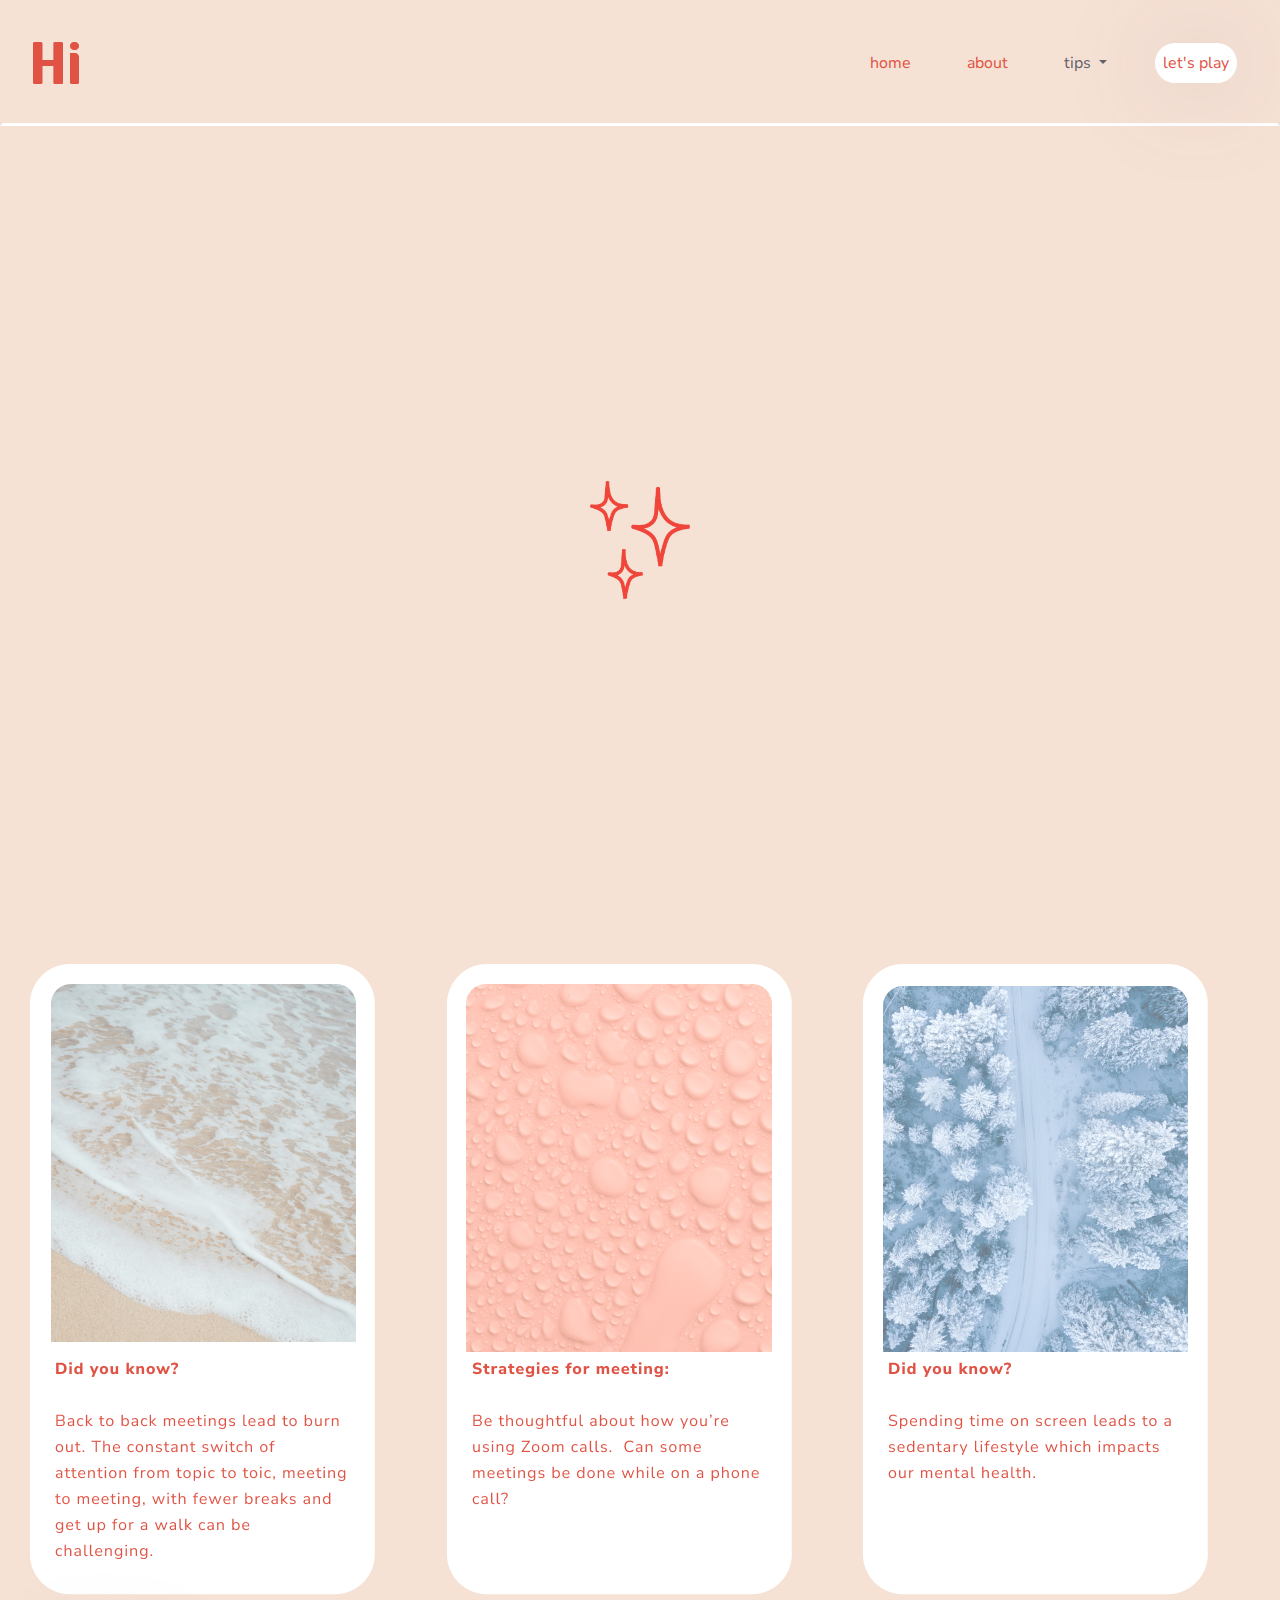
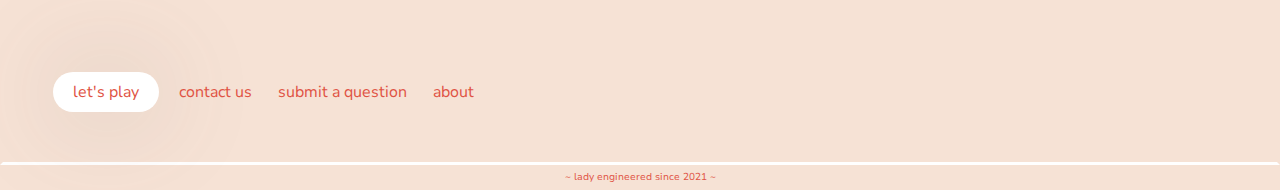
<file: zoom_fat.html>
<!DOCTYPE html>
<html lang="en">

    <head>
        <meta charset="UTF-8">
        <meta name="viewport" content="width=device-width, initial-scale=1.0">
        <title>Hi</title>
    <link rel="icon" href="images/Stars.svg">
        <link href="https://fonts.googleapis.com/css2?family=Nunito+Sans:wght@800&display=swap" rel="stylesheet">
        <link rel="stylesheet" href="https://maxcdn.bootstrapcdn.com/bootstrap/4.0.0/css/bootstrap.min.css" integrity="sha384-Gn5384xqQ1aoWXA+058RXPxPg6fy4IWvTNh0E263XmFcJlSAwiGgFAW/dAiS6JXm" crossorigin="anonymous">
        <link rel="stylesheet" href="css/header.css">
    </head>
    <body>
<!--THIS IS THE CORRECT TOP NAV v3 -->
<nav class="navbar navbar-expand-md navbar-light fixed-top" style="background-color: #F6E2D5">
    <a class="navbar-brand" href="index.html">
        <img src="images/hi.png" alt="logo">
    </a>
    <button class="navbar-toggler" type="button" data-toggle="collapse" data-target="#navbarNavAltMarkup" aria-controls="navbarNavAltMarkup" aria-expanded="false" aria-label="Toggle navigation">
    <span class="navbar-toggler-icon"></span>
    </button>
    <div class="collapse navbar-collapse" id="navbarNavAltMarkup">
        <div class="navbar-nav">
            <a class="nav-item nav-link" href="index.html">home <span class="sr-only">(current)</span></a>
            <a class="nav-item nav-link" href="about.html">about</a>
            <li class="nav-item dropdown">
                <a class="nav-link dropdown-toggle active" href="#" id="navbarDropdown" role="button" data-toggle="dropdown" aria-haspopup="true" aria-expanded="false">
                tips
                </a>
                <div class="dropdown-menu" aria-labelledby="navbarDropdown">
                <a class="dropdown-item" href="tips.html"> how to play </a>
                <a class="dropdown-item" href="zoom_fat.html"> fight zoom fatigue</a>
                <!-- <div class="dropdown-divider"></div>
                <a class="dropdown-item" href="#"> faq </a> -->
                </div>
            </li>
            <a class="nav-item nav-link lets_play" href="categories.html">let's play</a>
        </div>
    </div>
</nav>
    <section id="about_content">
    <h1 class="top"> zoom fatigue is real, friend </h1>
    <h4 class="ZF_h4">zoom fatigue | \ ˈzüm \ fə-ˈtēg | zoom fa • tigue | noun </h4>
    <h4 class="ZF_h4">describes the tiredness, worry, or burnout associated with overusing virtual platforms of communication.</h4>
    <br>
    <p class="ZF_p">
        microbreaks were a common part of our lives when the world wasn’t remote. In the office we had microbreaks when transitioning from office room to office room. Or students when transitioning from classroom to the next classroom. These microbreaks have decreased or become non-existant. Blocked scheduling has become mainstream where its incentivized to have back to back meetings so focus time can be allocated later. However, the blocked schedled, and constant switching of attention has lead to Zoom fatigue. From the Department of Psychology at the University of Warwick, Professors Thomas Hill shares: “the constant swtich of attention from topic to topic, from meeting to meeting, with fewer breaks, fewer chances to get up and walk about can be tiring.” 
    </p> <br>
    <p class="ZF_p"> 
        in a digital world, bring back the habits of having natural microbreaks. Be mindful when scheduling meetings with your colleagues, give them 5 minutes to rest their mind. When on dates, be aware that the person in front of you is trying their best but may be warn out. 
    </p> <br>
    <p class="ZF_p">
        bring back microbreaks.  
    </p> <br>
    </section>
    <br>

    <div class="fatContainer">
        <div class="factoid factoid1">
            <img src="images/factoid1.png" alt="">
        </div>
        <div class="factoid">
            <img src="images/factoid2.png" alt="">
        </div>
        <div class="factoid">
            <img src="images/factoid3.png" alt="">
        </div>
    </div>

    <br>

<!-- FOOTER -->
    <section class="everything_footer">
        <nav id="footer" class="navbar navbar-light bg-light">
            <a class="nav-item nav-link lets_play" href="categories.html">let's play</a>
            <a class="navbar-brand leftspace" href="contact.html"> contact us </a>
            <a class="navbar-brand" href="contact.html#submitQ"> submit a question </a>
            <a class="navbar-brand" href="about.html"> about </a>
        </nav>
        <p id="lady" href="#"> ~ lady engineered since 2021 ~ </p>
    </section>
<!-- FOOTER END -->
<!-- <script src="js/etc.js"></script>  -->

<script src="https://code.jquery.com/jquery-3.2.1.min.js"></script>
<script src="https://cdnjs.cloudflare.com/ajax/libs/popper.js/1.12.9/umd/popper.min.js" integrity="sha384-ApNbgh9B+Y1QKtv3Rn7W3mgPxhU9K/ScQsAP7hUibX39j7fakFPskvXusvfa0b4Q" crossorigin="anonymous"></script>
<script src="https://maxcdn.bootstrapcdn.com/bootstrap/4.0.0/js/bootstrap.min.js" integrity="sha384-JZR6Spejh4U02d8jOt6vLEHfe/JQGiRRSQQxSfFWpi1MquVdAyjUar5+76PVCmYl" crossorigin="anonymous"></script>
<script src="js/cards.js"></script>
<script src="js/etc.js"></script>
<!-- Global site tag (gtag.js) - Google Analytics -->
<script async src="https://www.googletagmanager.com/gtag/js?id=G-JSZTT6XE3Y"></script>
<script>
  window.dataLayer = window.dataLayer || [];
  function gtag(){dataLayer.push(arguments);}
  gtag('js', new Date());
  gtag('config', 'G-JSZTT6XE3Y');
</script>  

    <div class="preloader_quick">
        <img id="pre_load_img" src="images/StarBullets.png"> 
    </div>
    
</body>
</html>
</file>
<file: css/header.css>
/* * {
    border-color: red;
    border-style: solid;
} */
html {
    height: 100%;
    width: 100vw;
}
body {
    background-color: #F6E2D5;
    height: 100%;
    width: 100%;
}

/* NAV */
.navbar {
    border-top: #F6E2D5;
    border-left: #F6E2D5;
    border-right: #F6E2D5;
    border-bottom: white;
    border-style: solid;
    z-index: 100001;
    /* padding-top: 20px;
    padding-bottom: 20px; */
    width: 100vw;
    padding: 20px;
}
.navbar-nav { 
    margin-left: auto; 
    text-align: center;
}
a {
    color: #E05344;
    text-decoration: underline;
}
/* .dropdown-menu {
    margin-top: 0;
}

.navbar .nav-item:not(:last-child) {
    margin-right: 35px;
}

.dropdown-toggle::after {
    transition: transform 0.15s linear; 
}
.show.dropdown .dropdown-toggle::after {
    transform: translateY(3px);
} */


a:hover {
    color: #62626D;
}
.navbar-light .navbar-nav .nav-link {
    color: #E05344;
    text-decoration: none;
    margin: 20px;
    font-family: 'Nunito Sans', sans-serif;
}
.navbar-light .navbar-nav .nav-link.active {
    color: #62626D;
    text-decoration: none;
}
.dropdown-menu {
    background-color: white;
    border-color: white;
    border-radius: 20px;
    text-decoration: none;
}
.dropdown-item {
    text-decoration: none;
    font-family: 'Nunito Sans', sans-serif;
    color: #454548, 100%;
}
.dropdown-item:hover {
    background-color: #E05344;
    color: white;
    border-radius: 100px;
}
.lets_play {
    background-color: #FFFFFF;
    border-radius: 100px;
    font-size: 16px;
    padding-left: 20px;
    padding-right: 20px;
    font-style: bold;
    box-shadow: 1px 1px 100px #6b5f5f40;
    /* test comment */
}
.button_cont {
    display: flex;
    align-items: center;
    justify-content: center;
    padding: 20px;
    background-color: #D1B9B5;
}
.lets_play_home {
    margin-top: 20px;
    margin-bottom: 20px;
    display: inline-block;
    background-color: #FFFFFF;
    border-radius: 100px;
    font-size: 40px;
    padding-left: 20px;
    padding-right: 20px;
    /* margin-left: 20vw; */
    /* font-style: bold; */
    box-shadow: 1px 1px 10px #6b5f5f40;
    text-decoration: none;
    font-family: 'Nunito Sans', sans-serif;
}
.lets_play:hover {
    background-color: #EB5757;
    color: white !important;
    font-style: bold;
    text-decoration: none;
}
.lets_play_home:hover {
    background-color: #EB5757;
    color: white !important;
    font-style: bold;
    text-decoration: none;
}
.navbar-light .navbar-nav .nav-link:hover {
    color: #62626D;
}
.overview-content {
    padding: 100px;
}

/* GENERAL PAGE STYLING */
h1 {
    font-size: 2.5em;
    color: #E05344;
    margin: 0;
    font-family: 'Nunito Sans', sans-serif;
}
h2 {
    font-size: 2em;
    color: #E05344;
    font-family: 'Nunito Sans', sans-serif;
}
ul {
    color: #E05344;
    font-size: 1em;
    font-family: 'Nunito Sans', sans-serif;
    list-style: none;
    text-align: left;
    list-style-position: inside;
    margin: 20px;
    list-style-image: url(../images/star_b.svg);
    justify-content: center;
    align-items: center;
    line-height: 50px;
    padding-left: 20px;
}
/* li {
    background-image: url(../images/star_b.svg);
    background-repeat: no-repeat;
    padding-left: 50px;
    padding-bottom: 10px;
} */
h1.top {
    margin-top: 100px;
}
/* preloader */

.preloader {
    position: fixed;
    width: 100%;
    height: 100vh;
    z-index: 100000;
    background-color: #F6E2D5;
    top: 0;
    display: flex;
    flex-direction: column;
    align-items: center;
    justify-content: center;
    padding-top: 20vh;
    font-family: 'Nunito Sans', sans-serif;
}

.preloader_quick {
    position: fixed;
    width: 100%;
    height: 100vh;
    z-index: 100000;
    background-color: #F6E2D5;
    top: 0;
    display: flex;
    align-items: center;
    justify-content: center;
    padding-top: 20vh;
    font-family: 'Nunito Sans', sans-serif;
}
.preloader p {
    display: flex;
    flex-direction: row;
    color: #7082AF;
    font-family: 'Nunito Sans', sans-serif;
}

#pre_load_img {
    display: flex;
    animation: spin 2s ease;
    transition: all;
    width: 100px;
    margin: 10px;
}

@keyframes spin {
    0% {
      transform: rotate(0deg);
    }
    50% {
      transform: rotate(360deg);
    }
    100% {
      transform: rotate(720deg);
    }
  }

/* HOME */

.hero {
    position: relative;
    display: flex;
    flex-direction: row;
    width: 100%;
    /* padding-top: 30vh; */
    max-width: 100em;
    margin: 0 auto;
    padding-left: 10vw;
    padding-right: 10vw;
}
.hero.overview {
    margin-top: 175px;
}
.contentBox {
    display: flex;
    flex-direction: column;
    padding-top: 5px;
}
.overview .contentBox {
    margin-left: 10px
}
.imgBox {
    display: flex;
    align-items: center;
    margin-right: 10px;
    padding: 40px;
    padding-top: 0px;
}

/*HOME STRIP 2 */
.hero {
    margin-right: 100px;
}
.home_p {
    font-family: 'Nunito Sans', sans-serif;
    font-weight: 300;
    font-size: 1em;
    color: #E05344;
    margin-bottom: 10px;
    margin-top: 20px;
}
/* HOME STRIP 3 */
.strip3 {
    /* margin-top: 40px; */
    position: relative;
    width: 100%;
    height: 100vh;
    display: flex;
    align-items: center;
    justify-content: center;
    overflow: hidden; 
}


#category_header {
    display: flex;
    justify-content: left;
    text-align: left;
    padding-top: 25vh;
    /* margin-left: 5vw; */
}

/* INDEPENDENT PAGE STLYING */

/* ABOUT */
#about_content {
    padding: 10vh;
    font-family: 'Nunito Sans', sans-serif;
    font-weight: 300;
    font-size: 20px;
    color: #E05344;
    overflow: hidden;
    /* text-decoration: none !important; */
}
.abt_hero_img {
    height: 100vh;
    width: 100vw;
    background-image: url(../images/Us_Talking.gif);
    background-position: center;
    background-size: contain;
    background-repeat: no-repeat;
    opacity: 1;
    display: flex;
    justify-content: center;
    overflow: hidden;
}
/* ul {

} */

/* CONTACT / SUBMIT QUESTION */
#contact_content {
    padding: 10vh;
    font-family: 'Nunito Sans', sans-serif;
    font-weight: 300;
    font-size: 1em;
    color: #E05344;
}
.contact.container {
    margin-left: 0;
    padding: 0;
    max-width: 800px;
}


/* tips - how 2 play */
.tips_h2 {
    font-weight: 100;
    margin-top: 10px;
    color: #62626D;
}
.tips_p {
    font-weight: normal;

}
.tips_img {
    margin-top: 20px;
    margin-bottom: 20px;
    display: block;
    margin-left: auto;
    margin-right: auto;
    width: 50%;
    border-radius: 20px;
    box-shadow: 0 0 0 0.25rem rgb(239 169 153 / 25%);
}
.accordion-font {
    font-family: 'Nunito Sans', sans-serif;
    font-weight: 300;
    font-size: .5em;
    color: #E05344 !important;
}
/* .accordion-button:active {
    border-style: solid;
    border-color: #E05344 !important;
} */
.accordion-button:not(.collapsed) {
    color: #E05344;
    background-color: #D1B9B5;
}
.accordion-button:focus {
    z-index: 3;
    border-color: #EBCFE0 !important;
    outline: 0;
    box-shadow: 0 0 0 0.25rem rgb(239 169 153 / 25%);
}
.accordion-button {
    position: relative;
    display: flex;
    align-items: center;
    width: 100%;
    padding: 1rem 1.25rem;
    font-size: .6em;
    color: #62626D;
    background-color: transparent;
    border: 3px solid rgba(239,169,153,.125);
    border-radius: 20px !important;
    overflow-anchor: none;
    transition: color .15s ease-in-out,background-color .15s ease-in-out,border-color .15s ease-in-out,box-shadow .15s ease-in-out,border-radius .15s ease;
}
#how_to_play {
    padding-top: 20px;
    padding-bottom: 20px;
}
/* ZOOM FAT */
.fatContainer {
    display: flex;
    align-items: center;
    flex-wrap: wrap;
    margin-left: 30px;
}
.factoid {
    flex: 1;
    margin-right: 10px;
}
.ZF_h4 {
    color: #62626D;
}


/* footer */

#footer {
    align-items: left;
    margin-left: auto;
    padding: 50px;
    background-color:#F6E2D5 !important;
    z-index: 99999;
}

#footer a {
    text-decoration: none;
    color: #E05344;
    font-size: 1em;
}
#footer a:hover {
    color: #62626D;
}
#footer {
    align-items: left;
    justify-content: left;
    font-family: 'Nunito Sans', sans-serif;
}
.navbar-brand {
    padding-left: 10px;
}
.navbar-brand.leftspace {
    margin-left: 10px;
}
#lady {
    font-size: 10px !important;
    font-family: 'Nunito Sans', sans-serif;
    display: flex;
    align-items: right;
    justify-content: center;
    padding: 5px;
    color: #E05344;
}
@media screen and (max-width: 969px) { 
/* HOME */
    .imgBox {
        display: none;
    }
    .contentBox .mission {
        display: flex;
        align-items: center;
    }
    h1 {
        font-size: 2.5em;
    }
     /* HOW TO PLAY */
    .tips_h2 {
        font-weight: 100;
        margin-top: 10px;
        font-size: 2em;
    }
    .tips_p {
        font-weight: normal;
    }
    .tips_img {
        width: 100%;
    }
/* FOOTER */
    #footer a {
        font-size: 1em;
    }
}

@media screen and (max-width: 1270px) { 
    .contact_art {
        display: none;
    }
}
@media screen and (max-width: 750px) { 
    .home_p {
        font-size: 1em;
    }
    .strip3 {
        display: none;
    }
}


@media screen and (max-width: 450px) { 
    /* general styling */
    h1 {
        font-size: 2.5em;
        color: #E05344;
        margin: 0;
        font-family: 'Nunito Sans', sans-serif;
    }
    h2 {
        font-size: 2em;
        color: #E05344;
        font-family: 'Nunito Sans', sans-serif;
    }
    ul {
        color: #E05344;
        font-family: 'Nunito Sans', sans-serif;
        text-align: left;
        margin: 10px;
        padding-left: 0px;
        line-height: 1.5em;
    }
    p {
        font-size: 1em;
        color: #62626D;
        font-family: 'Nunito Sans', sans-serif;
    }
    h1.top {
        margin-top: 60px;
    }
    .home_p {
        font-size: 1em;
    }
    .button_cont {
        display: flex;
        align-items: center;
        justify-content: center;
        padding: 5px;
        background-color: #F6E2D5;
    }
    /* .navbar-light .navbar-nav .nav-link {
        font-size: 20px;
    } */
    /*/ hOME */
    /* body {
        /* overflow: hidden; 
        I think this might be causing the non scrolling issue.
    } */
    /* .contentBox {
        min-width: 400px; 
        display: flex;
        flex-direction: column;
        margin: 10vw;
    } */
    .hero.overview {
        margin-top: 100px;
    }
    .accordion-button {
        align-items: left;
        text-align: left;
    }
    .strip3 {
        display: none;
    }
    #about_content {
        padding-top: 50px;
        padding-right: 5px;
        padding-left: 5px;
        margin: 10px;
    }
    
    /* ZOOM FAT */
    .fatContainer {
        display: none;
    }
    .ZF_h4 {
        font-size: 15px;
    }
    .ZF_p {
        font-size: 20px;
    }
    
    /* FOOTER */
    #footer a {
        font-size: 1em;
    }
    #footer {
        align-items: left;
        margin-left: auto;
        padding: 30px;
        padding-top: 50px;
    }
    .hero {
        padding-left: 0;
        padding-right: 0;
    }
}

@media screen and (max-width: 375px) {

/* FOOTER */
#footer a {
    font-size: 1em;
}
#footer {
    align-items: left;
    margin-left: auto;
    padding: 10px;
}
}
</file>
<file: css/cards.css>
/* * {
  border-color: red;
  border-style: solid;
} */

button:active {
  border-style: inherit;
}

button:focus {
  outline: none;
}

html, body {
  background-color: #F6E2D5;
  height: 100%;
}
body {
  height: 100%;
}

* {
  box-sizing: border-box;
}

body {
  text-align: center;
  font-size: 16px;
}

h1 {
  text-align: center;
  color: #F9E79F;
}

#board {
  position: relative;
  /* margin-top: 10vh; */
  min-width: 100%;
  min-height: 710px; 
  overflow: hidden;
  justify-content: space-around;
  align-items: center;
  display: flex;
  padding-left: 10vh;
  padding-right: 10vh;
  padding-top: 0px;
}


#board.dating .card {
  background-color: white;
  margin-top: 15vh;
}

button.new-question {
  position: absolute;
  left: 50%;
  top: 50%;
  border: none;
  display: inline-block;
  text-decoration: none;
  margin-left: 140px;
  /* margin-top: -50px; */
  cursor: pointer;
  border-radius: 50%;
  background-color: transparent;
  /* box-shadow: 0 0 0 0.25rem rgb(239 169 153 / 25%); */
}
button.new-question img {
  width: 205px; 
  height: 190px; 
}
button.new-question img:hover{
  width: 210px; 
  height: 200px; 
  transition: .3s;
}
button:visited {
  border: none;
  border-radius: 50%;
}
.card {
  position: absolute;
  overflow: hidden;
  width: 300px;
  height: 550px;
  /* width: 250px;
  height: 400px; */
  margin: auto;
  background-size: cover;
  border-radius: 24px;
  display: flex;
  align-items: center;
  justify-content: center;
  background-color: #fff;
  box-shadow: 3px 3px 7px #00000040;
  padding: 1em;
  opacity: 0;
  left: 110%;
  /* top: 50%; */
  margin-top: 200px;

}
.card.primary {
  opacity: 1;
  left: 50%;
  margin-left: -150px;
  transition: left .6s;
  z-index: 0;
  margin-top: 150px !important;
}
.card.sliding {
  z-index: 100;
}
.category-card {
  /* width: 250px;
  height: 400px; */
  width: 300px;
  height: 550px; 
  background-size: cover;
  display: inline-block;
  margin: 0 10px;
  border-radius: 24px;
  background-color: #fff;
  box-shadow: 3px 3px 20px #6b5f5f40;
  padding: 1em;
  margin-left: 20px;
  margin-right: 20px;
}
#category_header {
  display: flex;
  align-items: center;
  justify-content: center;
  margin-right: 0px;
}
.category-card:hover {
  /* width: 320px;
  height: 600px;  */
  box-shadow: 5px 5px 10px #6b5f5f40;
  transition: .3s;
  /* need to make the animation happen with js so that its even */
}
a.category-card {
  text-decoration: none;
}
.category-card .content {
  display: flex;
  align-items: center;
  justify-content: center;
  height: 100%;
}
.category-card.professional {
  background-image: url(images/bckg_ocean.png);
  background-color: white;
}
.category-card.dating {
  background-image: url(images/bckg_ocean.png);
}
.category-card.random {
  background-image: url(images/bckg_ocean.png);
}
.content {
  font-size: 40px;
  font-family: 'Nunito Sans', sans-serif;
  font-weight: 800;
  color: white;
}
/* #hover_card_info {
  will need to figure this out, how to swap it out on hover
} */
/* card stying with background colors etc. */
.content.prof {
  background-image: url(../images/sand.jpg);
  background-position: center;
  background-size: cover;
  border-radius: 24px;
  background-color:#454548;
}
.content.date {
  background-image: url(../images/bckg_ocean.png);
  background-position: center;
  background-size: cover;
  border-radius: 24px;
  background-color: #454548;
}
.content.rando {
  background-image: url(../images/grass.jpg);
  background-position: center;
  background-size: cover;
  border-radius: 24px;
  background-color: #454548;
}
/* question cards styling */
p.question {
  font-size: 30px;
  font-family: 'Nunito Sans', sans-serif;
  font-weight: 500;
  color: #454548, 100%;
  height: 100%;
  width: 100%;
  display: flex;
  align-items: center;
  justify-content: center;
  background-image: url(../images/water.jpg);
  background-position: center;
  background-size: cover;
  border-radius: 24px;
  background-color: #454548;
}
/* #playimage {
  position: absolute;
  width: 114px;
  height: 138.78px;
  left: 346px;
  top: 495.48px;
  z-index: -100;
} */

@media only screen and (max-width: 1000px) {
  
  #board {
    position: relative;
    min-width: 100vw;
    min-height: 100vh; 
    overflow: hidden;
    justify-content: center;
    align-items: center;
    flex-direction: column;
  }
}
@media only screen and (max-width: 411px) {
  
.category-card {
  margin-top: 20px;
}
}

@media only screen and (max-width: 738px) {
  #board {
    margin-top: -33vh;
  }
  #board.categories {
    margin-top: 0;
  }
  
  button.new-question {
    position: relative;
    left: auto;
    top: auto;
    margin-left: -38px;
    margin-top: 950px;
  }
  /* button.new-question {
    position: absolute;
    left: 50%;
    top: 50%;
    border: none;
    display: inline-block;
    text-decoration: none;
    margin-left: 150px;
    cursor: pointer;
    border-radius: 50%;
    background-color: transparent;
  } */

  /* FOOTER */
    #footer a {
      font-size: 1em;
  }
}

@media only screen and (max-width: 997px) {
  #board {
    min-height: 810px; 
  }
}
</file>
